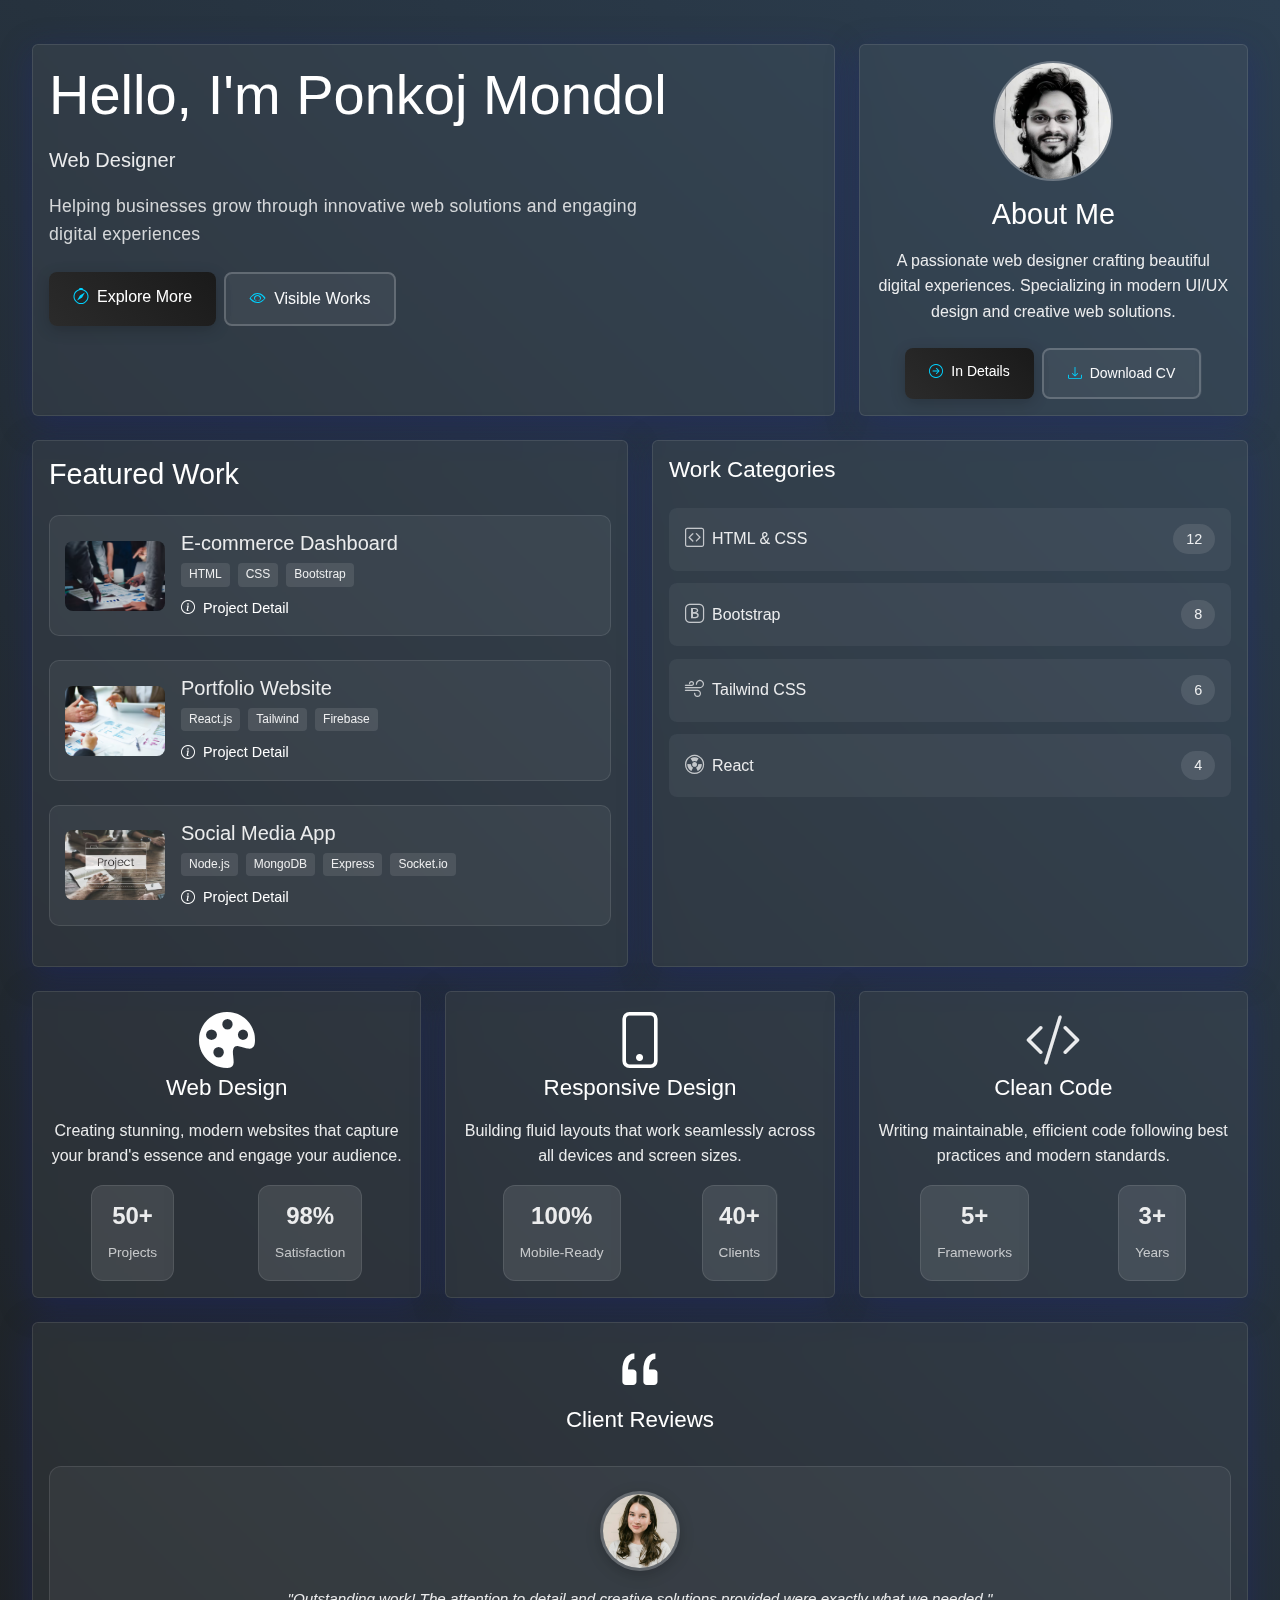
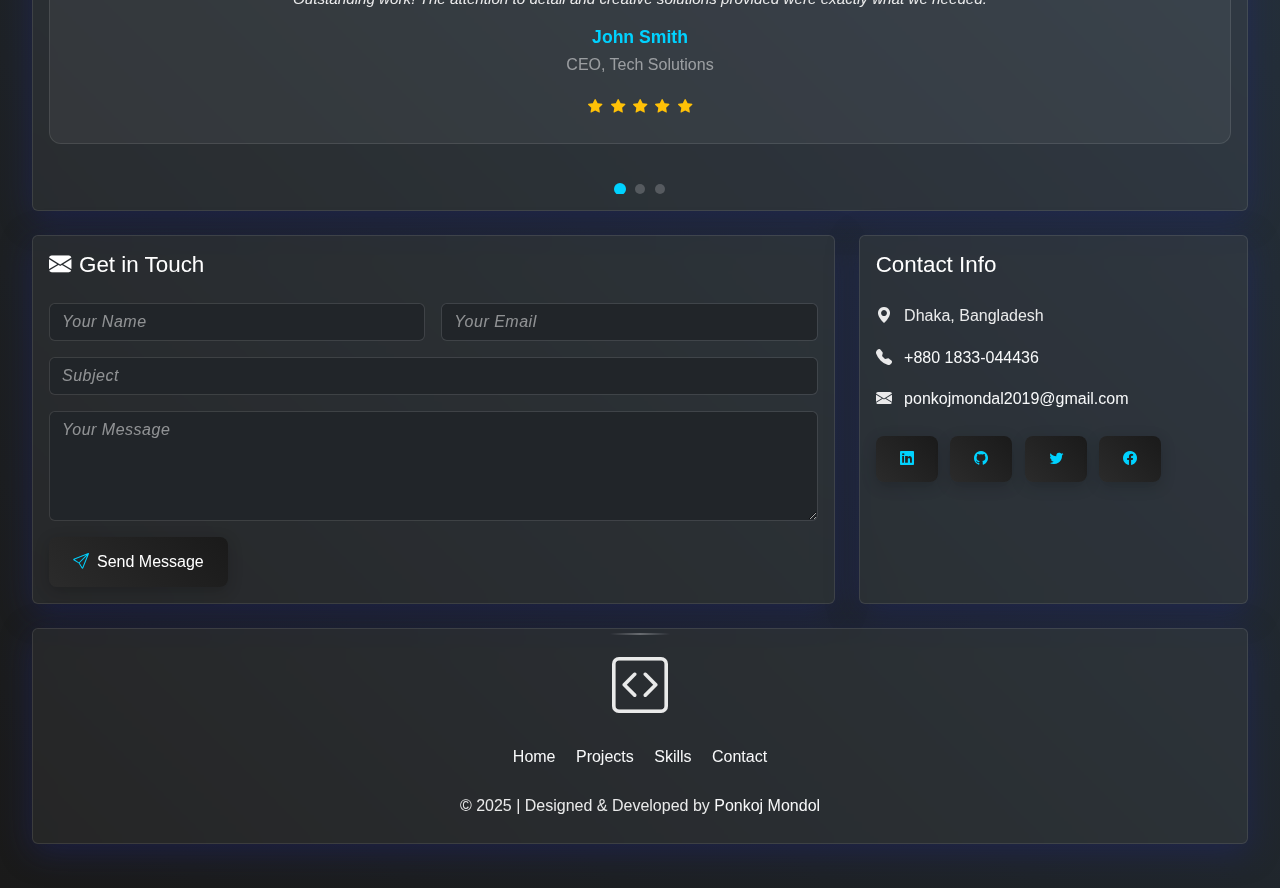
<file: index.html>
<!DOCTYPE html>
<html lang="en">
  <head>
    <meta charset="UTF-8" />
    <meta name="viewport" content="width=device-width, initial-scale=1.0" />
    <title>Welcome || Portfolio</title>
    <!-- Favicon -->
    <link rel="icon" type="image/svg+xml" href="data:image/svg+xml,%3Csvg xmlns='http://www.w3.org/2000/svg' width='16' height='16' fill='white' viewBox='0 0 16 16'%3E%3Cpath d='M14 1a1 1 0 0 1 1 1v12a1 1 0 0 1-1 1H2a1 1 0 0 1-1-1V2a1 1 0 0 1 1-1h12zM2 0a2 2 0 0 0-2 2v12a2 2 0 0 0 2 2h12a2 2 0 0 0 2-2V2a2 2 0 0 0-2-2H2z'/%3E%3Cpath d='M6.854 4.646a.5.5 0 0 1 0 .708L4.207 8l2.647 2.646a.5.5 0 0 1-.708.708l-3-3a.5.5 0 0 1 0-.708l3-3a.5.5 0 0 1 .708 0zm2.292 0a.5.5 0 0 0 0 .708L11.793 8l-2.647 2.646a.5.5 0 0 0 .708.708l3-3a.5.5 0 0 0 0-.708l-3-3a.5.5 0 0 0-.708 0z'/%3E%3C/svg%3E">
    <!-- Bootstrap CSS -->
    <link
      href="https://cdn.jsdelivr.net/npm/bootstrap@5.3.0/dist/css/bootstrap.min.css"
      rel="stylesheet"
    />
    <!-- Bootstrap Icons -->
    <link
      rel="stylesheet"
      href="https://cdn.jsdelivr.net/npm/bootstrap-icons@1.11.1/font/bootstrap-icons.css"
    />
    <!-- Custom CSS -->
    <link rel="stylesheet" href="style.css" />
  </head>
  <body class="bg-dark text-light">
    <div class="container-fluid py-4">
      <div class="row g-4">
        <!-- Header Section -->
        <div class="col-lg-8">
          <div class="card bg-dark-subtle h-100">
            <div class="card-body">
              <h1 class="display-4">Hello, I'm Ponkoj Mondol</h1>
              <p class="lead">Web Designer</p>
              <p class="business-text">
                Helping businesses grow through innovative web solutions and
                engaging digital experiences
              </p>
              <div class="mt-4 d-flex flex-wrap gap-2">
                <a href="#" class="btn btn-dark">
                  <i class="bi bi-compass me-2"></i>Explore More
                </a>
                <a href="./pages/projects.html" class="btn btn-outline-light">
                  <i class="bi bi-eye me-2"></i>Visible Works
                </a>
              </div>
            </div>
          </div>
        </div>

        <!-- Profile Card -->
        <div class="col-lg-4">
          <div class="card bg-dark-subtle h-100">
            <div class="card-body text-center">
              <div class="profile-image mx-auto mb-3">
                <!-- Profile image will go here -->
                <img
                  src="./images/Profile_img.jpg"
                  alt="Profile Image"
                  class="img-fluid rounded-circle"
                  width="150"
                  height="150"
                />
              </div>
              <h2>About Me</h2>
              <p>
                A passionate web designer crafting beautiful digital
                experiences. Specializing in modern UI/UX design and creative
                web solutions.
              </p>
              <div class="d-flex flex-wrap justify-content-center gap-2">
                <a href="./pages/about.html" class="btn btn-sm btn-dark">
                  <i class="bi bi-arrow-right-circle me-2"></i>In Details
                </a>
                <a
                  href="./images/CV.txt"
                  class="btn btn-sm btn-outline-light"
                  download
                >
                  <i class="bi bi-download me-2"></i>Download CV
                </a>
              </div>
            </div>
          </div>
        </div>

        <!-- Main Content Card -->
        <div class="col-lg-6">
          <div class="card bg-dark-subtle h-100">
            <div class="card-body">
              <h2>Featured Work</h2>
              <!-- Recent Projects -->
              <div class="recent-projects mt-4">
                <!-- Project 1 -->
                <div
                  class="project-card d-flex flex-column flex-sm-row align-items-start align-items-sm-center mb-4"
                >
                  <img
                    src="./images/project_1.png"
                    alt="Project 1"
                    class="project-thumb mb-3 mb-sm-0 me-sm-3"
                    width="100"
                    height="70"
                  />
                  <div class="project-info">
                    <h5 class="mb-2">E-commerce Dashboard</h5>
                    <div class="tech-tags mb-2">
                      <span class="tech-tag">HTML</span>
                      <span class="tech-tag">CSS</span>
                      <span class="tech-tag">Bootstrap</span>
                    </div>
                    <a href="./pages/project.html" class="project-link">
                      <i class="bi bi-info-circle me-2"></i>Project Detail
                    </a>
                  </div>
                </div>

                <!-- Project 2 -->
                <div
                  class="project-card d-flex flex-column flex-sm-row align-items-start align-items-sm-center mb-4"
                >
                  <img
                    src="./images/project_2.png"
                    alt="Project 2"
                    class="project-thumb mb-3 mb-sm-0 me-sm-3"
                    width="100"
                    height="70"
                  />
                  <div class="project-info">
                    <h5 class="mb-2">Portfolio Website</h5>
                    <div class="tech-tags mb-2">
                      <span class="tech-tag">React.js</span>
                      <span class="tech-tag">Tailwind</span>
                      <span class="tech-tag">Firebase</span>
                    </div>
                    <a href="./pages/project.html" class="project-link">
                      <i class="bi bi-info-circle me-2"></i>Project Detail
                    </a>
                  </div>
                </div>

                <!-- Project 3 -->
                <div
                  class="project-card d-flex flex-column flex-sm-row align-items-start align-items-sm-center"
                >
                  <img
                    src="./images/project_3.png"
                    alt="Project 3"
                    class="project-thumb mb-3 mb-sm-0 me-sm-3"
                    width="100"
                    height="70"
                  />
                  <div class="project-info">
                    <h5 class="mb-2">Social Media App</h5>
                    <div class="tech-tags mb-2">
                      <span class="tech-tag">Node.js</span>
                      <span class="tech-tag">MongoDB</span>
                      <span class="tech-tag">Express</span>
                      <span class="tech-tag">Socket.io</span>
                    </div>
                    <a href="./pages/project.html" class="project-link">
                      <i class="bi bi-info-circle me-2"></i>Project Detail
                    </a>
                  </div>
                </div>
              </div>
            </div>
          </div>
        </div>

        <!-- Secondary Content -->
        <!-- <div class="col-lg-3">
          <div class="card bg-dark-subtle h-100">
            <div class="card-body">
              <h3 class="mb-4">Skills & Expertise</h3>
              <div class="skills-container">
                <div class="skill-item mb-3">
                  <div class="d-flex justify-content-between mb-1">
                    <span>HTML</span>
                    <span>95%</span>
                  </div>
                  <div class="progress">
                    <div
                      class="progress-bar"
                      role="progressbar"
                      data-width="95"
                    ></div>
                  </div>
                </div>

                <div class="skill-item mb-3">
                  <div class="d-flex justify-content-between mb-1">
                    <span>CSS</span>
                    <span>85%</span>
                  </div>
                  <div class="progress">
                    <div
                      class="progress-bar"
                      role="progressbar"
                      data-width="85"
                    ></div>
                  </div>
                </div>

                <div class="skill-item mb-3">
                  <div class="d-flex justify-content-between mb-1">
                    <span>JavaScript</span>
                    <span>40%</span>
                  </div>
                  <div class="progress">
                    <div
                      class="progress-bar"
                      role="progressbar"
                      data-width="40"
                    ></div>
                  </div>
                </div>

                <div class="skill-item mb-3">
                  <div class="d-flex justify-content-between mb-1">
                    <span>Bootstrap</span>
                    <span>85%</span>
                  </div>
                  <div class="progress">
                    <div
                      class="progress-bar"
                      role="progressbar"
                      data-width="85"
                    ></div>
                  </div>
                </div>

                <div class="skill-item mb-3">
                  <div class="d-flex justify-content-between mb-1">
                    <span>Tailwind CSS</span>
                    <span>75%</span>
                  </div>
                  <div class="progress">
                    <div
                      class="progress-bar"
                      role="progressbar"
                      data-width="75"
                    ></div>
                  </div>
                </div>

                <div class="skill-item mb-3">
                  <div class="d-flex justify-content-between mb-1">
                    <span>React JS</span>
                    <span>40%</span>
                  </div>
                  <div class="progress">
                    <div
                      class="progress-bar"
                      role="progressbar"
                      data-width="40"
                    ></div>
                  </div>
                </div>
              </div>
            </div>
          </div>
        </div> -->

        <!-- Sidebar Widgets -->
        <div class="col-lg-6">
          <div class="card bg-dark-subtle h-100">
            <div class="card-body">
              <h3 class="mb-4">Work Categories</h3>
              <div class="category-list">
                <a href="#" class="category-item">
                  <div class="d-flex align-items-center gap-2">
                    <i class="bi bi-code-square"></i>
                    <span class="category-name">HTML & CSS</span>
                  </div>
                  <span class="project-count">12</span>
                </a>
                <a href="#" class="category-item">
                  <div class="d-flex align-items-center gap-2">
                    <i class="bi bi-bootstrap"></i>
                    <span class="category-name">Bootstrap</span>
                  </div>
                  <span class="project-count">8</span>
                </a>
                <a href="#" class="category-item">
                  <div class="d-flex align-items-center gap-2">
                    <i class="bi bi-wind"></i>
                    <span class="category-name">Tailwind CSS</span>
                  </div>
                  <span class="project-count">6</span>
                </a>
                <a href="#" class="category-item">
                  <div class="d-flex align-items-center gap-2">
                    <i class="bi bi-radioactive"></i>
                    <span class="category-name">React</span>
                  </div>
                  <span class="project-count">4</span>
                </a>
              </div>
            </div>
          </div>
        </div>

        <!-- Feature Cards -->
        <div class="col-lg-4">
          <div class="web_design">
            <div class="card bg-dark-subtle h-100">
              <div class="card-body text-center">
                <i class="bi bi-palette-fill display-4 mb-3"></i>
                <h3>Web Design</h3>
                <p class="mb-3">
                  Creating stunning, modern websites that capture your brand's
                  essence and engage your audience.
                </p>
                <div class="feature-stats d-flex justify-content-around">
                  <div class="stat-item">
                    <span class="h4 d-block">50+</span>
                    <small>Projects</small>
                  </div>
                  <div class="stat-item">
                    <span class="h4 d-block">98%</span>
                    <small>Satisfaction</small>
                  </div>
                </div>
              </div>
            </div>
          </div>
        </div>

        <div class="col-lg-4">
          <div class="responsive_design">
            <div class="card bg-dark-subtle h-100">
              <div class="card-body text-center">
                <i class="bi bi-phone display-4 mb-3"></i>
                <h3>Responsive Design</h3>
                <p class="mb-3">
                  Building fluid layouts that work seamlessly across all devices
                  and screen sizes.
                </p>
                <div class="feature-stats d-flex justify-content-around">
                  <div class="stat-item">
                    <span class="h4 d-block">100%</span>
                    <small>Mobile-Ready</small>
                  </div>
                  <div class="stat-item">
                    <span class="h4 d-block">40+</span>
                    <small>Clients</small>
                  </div>
                </div>
              </div>
            </div>
          </div>
        </div>

        <div class="col-lg-4">
          <div class="clean_code">
            <div class="card bg-dark-subtle h-100">
              <div class="card-body text-center">
                <i class="bi bi-code-slash display-4 mb-3"></i>
                <h3>Clean Code</h3>
                <p class="mb-3">
                  Writing maintainable, efficient code following best practices
                  and modern standards.
                </p>
                <div class="feature-stats d-flex justify-content-around">
                  <div class="stat-item">
                    <span class="h4 d-block">5+</span>
                    <small>Frameworks</small>
                  </div>
                  <div class="stat-item">
                    <span class="h4 d-block">3+</span>
                    <small>Years</small>
                  </div>
                </div>
              </div>
            </div>
          </div>
        </div>

        <!-- Certification Card -->
        <!-- <div class="col-lg-4">
          <div class="certification">
            <div class="card bg-dark-subtle h-100">
              <div class="card-body text-center">
                <i class="bi bi-mortarboard display-4 mb-3"></i>
                <h3>Certifications</h3>
                <div class="certification-list">
                  <div class="timeline">
                    <div class="timeline-item">
                      <div class="timeline-dot"></div>
                      <div class="timeline-content ms-4">
                        <h5>Web Development</h5>
                        <p class="text-white mb-2">Full Stack Development</p>
                        <small class="timeline-date">Shikhbe Shobai - 2021</small>
                      </div>
                    </div>
                    <div class="timeline-item">
                      <div class="timeline-dot"></div>
                      <div class="timeline-content ms-4">
                        <h5>UI/UX Design</h5>
                        <p class="text-white mb-2">User Interface Design</p>
                        <small class="timeline-date">Sadhinota Camp - 2024</small>
                      </div>
                    </div>
                  </div>
                </div>
              </div>
            </div>
          </div>
        </div> -->

        <!-- Testimonial Card -->
        <div class="col-lg-12">
          <div class="testimonials">
            <div class="card bg-dark-subtle h-100">
              <div class="card-body text-center">
                <i class="bi bi-quote display-4 mb-3"></i>
                <h3>Client Reviews</h3>
                <div class="testimonial-slider">
                  <div class="testimonial-items">
                    <!-- First Testimonial -->
                    <div class="testimonial-item">
                      <img
                        src="./images/client_1.png"
                        alt="John Smith"
                        class="client-image mb-3"
                      />
                      <p class="review-text mb-3">
                        "Outstanding work! The attention to detail and creative
                        solutions provided were exactly what we needed."
                      </p>
                      <div class="reviewer-info">
                        <h5 class="reviewer-name mb-1">John Smith</h5>
                        <p class="reviewer-position text-white-50">
                          CEO, Tech Solutions
                        </p>
                        <div class="rating mt-2">
                          <i class="bi bi-star-fill text-warning"></i>
                          <i class="bi bi-star-fill text-warning"></i>
                          <i class="bi bi-star-fill text-warning"></i>
                          <i class="bi bi-star-fill text-warning"></i>
                          <i class="bi bi-star-fill text-warning"></i>
                        </div>
                      </div>
                    </div>
  
                    <!-- Second Testimonial -->
                    <div class="testimonial-item">
                      <img
                        src="./images/client_2.png"
                        alt="Sarah Johnson"
                        class="client-image mb-3"
                      />
                      <p class="review-text mb-3">
                        "Incredible design skills! Our website looks modern and
                        professional. The user experience is exactly what we
                        wanted."
                      </p>
                      <div class="reviewer-info">
                        <h5 class="reviewer-name mb-1">Sarah Johnson</h5>
                        <p class="reviewer-position text-white-50">
                          Marketing Director, Creative Hub
                        </p>
                        <div class="rating mt-2">
                          <i class="bi bi-star-fill text-warning"></i>
                          <i class="bi bi-star-fill text-warning"></i>
                          <i class="bi bi-star-fill text-warning"></i>
                          <i class="bi bi-star-fill text-warning"></i>
                          <i class="bi bi-star-fill text-warning"></i>
                        </div>
                      </div>
                    </div>
  
                    <!-- Third Testimonial -->
                    <div class="testimonial-item">
                      <img
                        src="./images/client_3.png"
                        alt="Mike Brown"
                        class="client-image mb-3"
                      />
                      <p class="review-text mb-3">
                        "Fast, efficient, and highly professional. The responsive
                        design works perfectly across all devices."
                      </p>
                      <div class="reviewer-info">
                        <h5 class="reviewer-name mb-1">Mike Brown</h5>
                        <p class="reviewer-position text-white-50">
                          Founder, Digital Spark
                        </p>
                        <div class="rating mt-2">
                          <i class="bi bi-star-fill text-warning"></i>
                          <i class="bi bi-star-fill text-warning"></i>
                          <i class="bi bi-star-fill text-warning"></i>
                          <i class="bi bi-star-fill text-warning"></i>
                          <i class="bi bi-star-fill text-warning"></i>
                        </div>
                      </div>
                    </div>
                  </div>
  
                  <!-- Slider Navigation -->
                  <div class="slider-nav mt-4">
                    <button class="nav-dot active" data-slide="0"></button>
                    <button class="nav-dot" data-slide="1"></button>
                    <button class="nav-dot" data-slide="2"></button>
                  </div>
                </div>
              </div>
            </div>
          </div>
        </div>

        <!-- Contact Form -->
        <div class="col-lg-8">
          <div class="card bg-dark-subtle h-100">
            <div class="card-body">
              <h3 class="mb-4">
                <i class="bi bi-envelope-fill me-2"></i>Get in Touch
              </h3>
              <form id="contactForm">
                <div class="row g-3">
                  <div class="col-md-6">
                    <input
                      type="text"
                      class="form-control bg-dark text-light"
                      placeholder="Your Name"
                      required
                    />
                  </div>
                  <div class="col-md-6">
                    <input
                      type="email"
                      class="form-control bg-dark text-light"
                      placeholder="Your Email"
                      required
                    />
                  </div>
                  <div class="col-12">
                    <input
                      type="text"
                      class="form-control bg-dark text-light"
                      placeholder="Subject"
                    />
                  </div>
                  <div class="col-12">
                    <textarea
                      class="form-control bg-dark text-light"
                      rows="4"
                      placeholder="Your Message"
                      required
                    ></textarea>
                  </div>
                  <div class="col-12">
                    <button type="submit" class="btn btn-dark">
                      <i class="bi bi-send me-2"></i>Send Message
                    </button>
                  </div>
                </div>
              </form>
            </div>
          </div>
        </div>

        <!-- Contact Info -->
        <div class="col-lg-4">
          <div class="card bg-dark-subtle h-100">
            <div class="card-body">
              <h3 class="mb-4">Contact Info</h3>
              <div class="contact-info">
                <div class="mb-3">
                  <i class="bi bi-geo-alt-fill me-2"></i>
                  <span>Dhaka, Bangladesh</span>
                </div>
                <div class="mb-3">
                  <i class="bi bi-telephone-fill me-2"></i>
                  <a
                    href="https://wa.me/8801833044436"
                    target="_blank"
                    class="text-light text-decoration-none hover-effect"
                  >
                    <span>+880 1833-044436</span>
                  </a>
                </div>
                <div class="mb-3">
                  <i class="bi bi-envelope-fill me-2"></i>
                  <a
                    href="mailto:ponkojmondal2019@gmail.com"
                    class="text-light text-decoration-none hover-effect"
                  >
                    <span>ponkojmondal2019@gmail.com</span>
                  </a>
                </div>

                <!-- Social links -->
                <div class="social-links mt-4">
                  <a href="#" class="btn btn-dark btn-sm me-2 mb-2"
                    ><i class="bi bi-linkedin"></i
                  ></a>
                  <a href="#" class="btn btn-dark btn-sm me-2 mb-2"
                    ><i class="bi bi-github"></i
                  ></a>
                  <a href="#" class="btn btn-dark btn-sm me-2 mb-2"
                    ><i class="bi bi-twitter"></i
                  ></a>
                  <a href="#" class="btn btn-dark btn-sm mb-2"
                    ><i class="bi bi-facebook"></i
                  ></a>
                </div>
              </div>
            </div>
          </div>
        </div>

        <!-- Footer -->
        <div class="col-12">
          <div class="card bg-dark-subtle">
            <div class="card-body text-center py-4">
              <div class="footer-content">
                <div class="footer-logo mb-4">
                  <i class="bi bi-code-square display-4"></i>
                </div>
                <div class="footer-links mb-4">
                  <a
                    href="#"
                    class="text-light text-decoration-none mx-2 hover-effect"
                    >Home</a
                  >
                  <a
                    href="./pages/projects.html"
                    class="text-light text-decoration-none mx-2 hover-effect"
                    >Projects</a
                  >
                  <a
                    href="./pages/about.html"
                    class="text-light text-decoration-none mx-2 hover-effect"
                    >Skills</a
                  >
                  <a
                    href="./pages/contact.html"
                    class="text-light text-decoration-none mx-2 hover-effect"
                    >Contact</a
                  >
                </div>

                <div class="footer-copyright">
                  <p class="mb-0">
                    © 2025 | Designed & Developed by
                    <a
                      href="#"
                      class="text-light text-decoration-none hover-effect"
                      >Ponkoj Mondol</a
                    >
                  </p>
                </div>
              </div>
            </div>
          </div>
        </div>

      <!-- Back to top button -->
      <button id="backToTop" class="btn btn-dark back-to-top">
        <i class="bi bi-arrow-up"></i>
      </button>

    <!-- Bootstrap JS -->
    <script src="https://cdn.jsdelivr.net/npm/bootstrap@5.3.0/dist/js/bootstrap.bundle.min.js"></script>
    <!-- custom js  -->
    <script src="script.js"></script>
  </body>
</html>
</file>
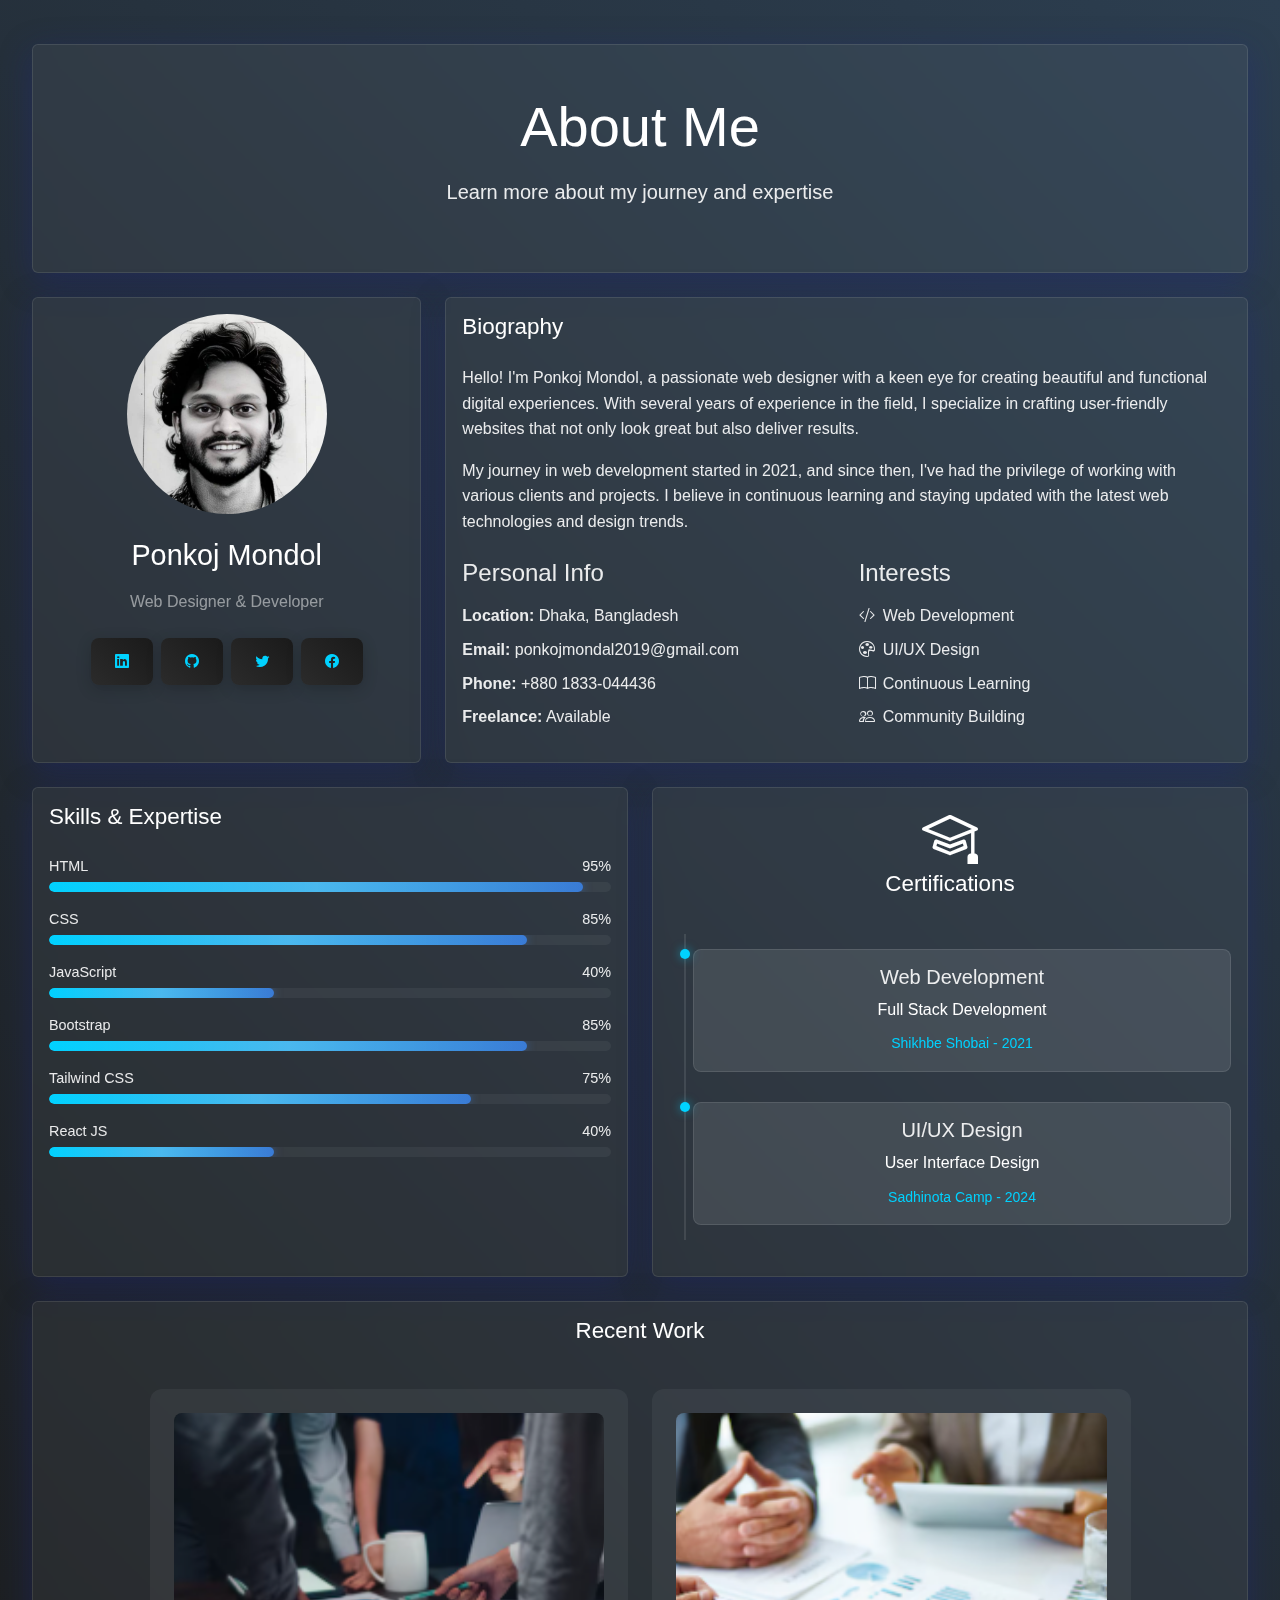
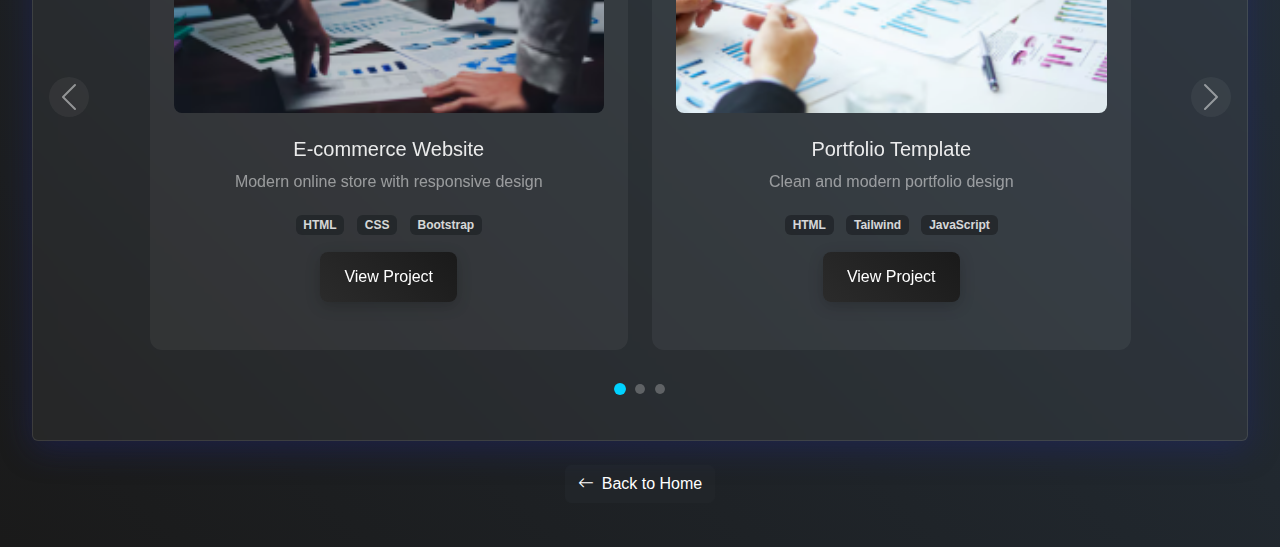
<file: pages/about.html>
<!DOCTYPE html>
<html lang="en">
  <head>
    <meta charset="UTF-8" />
    <meta name="viewport" content="width=device-width, initial-scale=1.0" />
    <title>About || Portfolio</title>
    <!-- Favicon -->
    <link
      rel="icon"
      type="image/svg+xml"
      href="../data:image/svg+xml,%3Csvg xmlns='http://www.w3.org/2000/svg' width='16' height='16' fill='white' viewBox='0 0 16 16'%3E%3Cpath d='M14 1a1 1 0 0 1 1 1v12a1 1 0 0 1-1 1H2a1 1 0 0 1-1-1V2a1 1 0 0 1 1-1h12zM2 0a2 2 0 0 0-2 2v12a2 2 0 0 0 2 2h12a2 2 0 0 0 2-2V2a2 2 0 0 0-2-2H2z'/%3E%3Cpath d='M6.854 4.646a.5.5 0 0 1 0 .708L4.207 8l2.647 2.646a.5.5 0 0 1-.708.708l-3-3a.5.5 0 0 1 0-.708l3-3a.5.5 0 0 1 .708 0zm2.292 0a.5.5 0 0 0 0 .708L11.793 8l-2.647 2.646a.5.5 0 0 0 .708.708l3-3a.5.5 0 0 0 0-.708l-3-3a.5.5 0 0 0-.708 0z'/%3E%3C/svg%3E"
    />
    <!-- Bootstrap CSS -->
    <link
      href="https://cdn.jsdelivr.net/npm/bootstrap@5.3.0/dist/css/bootstrap.min.css"
      rel="stylesheet"
    />
    <!-- Bootstrap Icons -->
    <link
      rel="stylesheet"
      href="https://cdn.jsdelivr.net/npm/bootstrap-icons@1.11.1/font/bootstrap-icons.css"
    />
    <!-- Custom CSS -->
    <link rel="stylesheet" href="../style.css" />
  </head>
  <body class="bg-dark text-light">
    <div class="container-fluid py-4">
      <div class="row g-4">
        <!-- About Header -->
        <div class="col-12">
          <div class="card bg-dark-subtle">
            <div class="card-body text-center py-5">
              <h1 class="display-4">About Me</h1>
              <p class="lead">Learn more about my journey and expertise</p>
            </div>
          </div>
        </div>

        <!-- Profile Section -->
        <div class="col-lg-4">
          <div class="card bg-dark-subtle h-100">
            <div class="card-body text-center">
              <img
                src="../images/Profile_img.jpg"
                alt="Profile"
                class="rounded-circle mb-4"
                width="200"
              />
              <h2>Ponkoj Mondol</h2>
              <p class="text-white-50">Web Designer & Developer</p>
              <div
                class="social-links d-flex justify-content-center flex-wrap gap-2 mt-4"
              >
                <a href="#" class="btn btn-dark btn-sm"
                  ><i class="bi bi-linkedin"></i
                ></a>
                <a href="#" class="btn btn-dark btn-sm"
                  ><i class="bi bi-github"></i
                ></a>
                <a href="#" class="btn btn-dark btn-sm"
                  ><i class="bi bi-twitter"></i
                ></a>
                <a href="#" class="btn btn-dark btn-sm"
                  ><i class="bi bi-facebook"></i
                ></a>
              </div>
            </div>
          </div>
        </div>

        <!-- Bio Section -->
        <div class="col-lg-8">
          <div class="card bg-dark-subtle h-100">
            <div class="card-body">
              <h3 class="mb-4">Biography</h3>
              <p>
                Hello! I'm Ponkoj Mondol, a passionate web designer with a keen
                eye for creating beautiful and functional digital experiences.
                With several years of experience in the field, I specialize in
                crafting user-friendly websites that not only look great but
                also deliver results.
              </p>
              <p>
                My journey in web development started in 2021, and since then,
                I've had the privilege of working with various clients and
                projects. I believe in continuous learning and staying updated
                with the latest web technologies and design trends.
              </p>
              <div class="row mt-4">
                <div class="col-md-6">
                  <h4 class="mb-3">Personal Info</h4>
                  <ul class="list-unstyled">
                    <li class="mb-2">
                      <strong>Location:</strong> Dhaka, Bangladesh
                    </li>
                    <li class="mb-2">
                      <strong>Email:</strong> ponkojmondal2019@gmail.com
                    </li>
                    <li class="mb-2">
                      <strong>Phone:</strong> +880 1833-044436
                    </li>
                    <li class="mb-2"><strong>Freelance:</strong> Available</li>
                  </ul>
                </div>
                <div class="col-md-6">
                  <h4 class="mb-3">Interests</h4>
                  <ul class="list-unstyled">
                    <li class="mb-2">
                      <i class="bi bi-code-slash me-2"></i>Web Development
                    </li>
                    <li class="mb-2">
                      <i class="bi bi-palette me-2"></i>UI/UX Design
                    </li>
                    <li class="mb-2">
                      <i class="bi bi-book me-2"></i>Continuous Learning
                    </li>
                    <li class="mb-2">
                      <i class="bi bi-people me-2"></i>Community Building
                    </li>
                  </ul>
                </div>
              </div>
            </div>
          </div>
        </div>

        <!-- Skills Section -->
        <div class="col-lg-6">
          <div class="card bg-dark-subtle h-100">
            <div class="card-body">
              <h3 class="mb-4">Skills & Expertise</h3>
              <div class="skills-container">
                <div class="skill-item mb-3">
                  <div class="d-flex justify-content-between mb-1">
                    <span>HTML</span>
                    <span>95%</span>
                  </div>
                  <div class="progress">
                    <div
                      class="progress-bar"
                      role="progressbar"
                      data-width="95"
                    ></div>
                  </div>
                </div>

                <div class="skill-item mb-3">
                  <div class="d-flex justify-content-between mb-1">
                    <span>CSS</span>
                    <span>85%</span>
                  </div>
                  <div class="progress">
                    <div
                      class="progress-bar"
                      role="progressbar"
                      data-width="85"
                    ></div>
                  </div>
                </div>

                <div class="skill-item mb-3">
                  <div class="d-flex justify-content-between mb-1">
                    <span>JavaScript</span>
                    <span>40%</span>
                  </div>
                  <div class="progress">
                    <div
                      class="progress-bar"
                      role="progressbar"
                      data-width="40"
                    ></div>
                  </div>
                </div>

                <div class="skill-item mb-3">
                  <div class="d-flex justify-content-between mb-1">
                    <span>Bootstrap</span>
                    <span>85%</span>
                  </div>
                  <div class="progress">
                    <div
                      class="progress-bar"
                      role="progressbar"
                      data-width="85"
                    ></div>
                  </div>
                </div>

                <div class="skill-item mb-3">
                  <div class="d-flex justify-content-between mb-1">
                    <span>Tailwind CSS</span>
                    <span>75%</span>
                  </div>
                  <div class="progress">
                    <div
                      class="progress-bar"
                      role="progressbar"
                      data-width="75"
                    ></div>
                  </div>
                </div>

                <div class="skill-item mb-3">
                  <div class="d-flex justify-content-between mb-1">
                    <span>React JS</span>
                    <span>40%</span>
                  </div>
                  <div class="progress">
                    <div
                      class="progress-bar"
                      role="progressbar"
                      data-width="40"
                    ></div>
                  </div>
                </div>
              </div>
            </div>
          </div>
        </div>

        <!-- Certification Card -->
        <div class="col-lg-6">
          <div class="certification">
            <div class="card bg-dark-subtle h-100">
              <div class="card-body text-center">
                <i class="bi bi-mortarboard display-4 mb-3"></i>
                <h3>Certifications</h3>
                <div class="certification-list">
                  <div class="timeline">
                    <div class="timeline-item">
                      <div class="timeline-dot"></div>
                      <div class="timeline-content ms-4">
                        <h5>Web Development</h5>
                        <p class="text-white mb-2">Full Stack Development</p>
                        <small class="timeline-date"
                          >Shikhbe Shobai - 2021</small
                        >
                      </div>
                    </div>
                    <div class="timeline-item">
                      <div class="timeline-dot"></div>
                      <div class="timeline-content ms-4">
                        <h5>UI/UX Design</h5>
                        <p class="text-white mb-2">User Interface Design</p>
                        <small class="timeline-date"
                          >Sadhinota Camp - 2024</small
                        >
                      </div>
                    </div>
                  </div>
                </div>
              </div>
            </div>
          </div>
        </div>

        <!-- Recent Work Section -->
        <div class="col-12">
          <div class="card bg-dark-subtle">
            <div class="card-body">
              <h3 class="mb-4 text-center">Recent Work</h3>
              <div
                id="recentWorkCarousel"
                class="carousel slide"
                data-bs-ride="carousel"
                data-bs-interval="3000"
                data-bs-wrap="true"
              >
                <div class="carousel-inner">
                  <!-- Project 1 -->
                  <div class="carousel-item active">
                    <div class="row justify-content-center">
                      <div class="col-md-5">
                        <div class="project-card text-center">
                          <div class="project-image-wrapper">
                            <img
                              src="../images/project_1.png"
                              alt="Project 1"
                              class="project-image"
                            />
                          </div>
                          <h5>E-commerce Website</h5>
                          <p class="text-white-50">
                            Modern online store with responsive design
                          </p>
                          <div class="tech-stack mb-3">
                            <span class="badge bg-dark me-2">HTML</span>
                            <span class="badge bg-dark me-2">CSS</span>
                            <span class="badge bg-dark">Bootstrap</span>
                          </div>
                          <a href="#" class="btn btn-dark">View Project</a>
                        </div>
                      </div>
                      <div class="col-md-5">
                        <div class="project-card text-center">
                          <div class="project-image-wrapper">
                            <img
                              src="../images/project_2.png"
                              alt="Project 2"
                              class="project-image"
                            />
                          </div>
                          <h5>Portfolio Template</h5>
                          <p class="text-white-50">
                            Clean and modern portfolio design
                          </p>
                          <div class="tech-stack mb-3">
                            <span class="badge bg-dark me-2">HTML</span>
                            <span class="badge bg-dark me-2">Tailwind</span>
                            <span class="badge bg-dark">JavaScript</span>
                          </div>
                          <a href="#" class="btn btn-dark">View Project</a>
                        </div>
                      </div>
                    </div>
                  </div>

                  <!-- Project 2 -->
                  <div class="carousel-item">
                    <div class="row justify-content-center">
                      <div class="col-md-5">
                        <div class="project-card text-center">
                          <div class="project-image-wrapper">
                            <img
                              src="../images/project_3.png"
                              alt="Project 3"
                              class="project-image"
                            />
                          </div>
                          <h5>Blog Platform</h5>
                          <p class="text-white-50">
                            Personal blog with content management
                          </p>
                          <div class="tech-stack mb-3">
                            <span class="badge bg-dark me-2">React</span>
                            <span class="badge bg-dark me-2">Bootstrap</span>
                            <span class="badge bg-dark">Node.js</span>
                          </div>
                          <a href="#" class="btn btn-dark">View Project</a>
                        </div>
                      </div>
                      <div class="col-md-5">
                        <div class="project-card text-center">
                          <div class="project-image-wrapper">
                            <img
                              src="../images/project_4.jpg"
                              alt="Project 4"
                              class="project-image"
                            />
                          </div>
                          <h5>Restaurant Website</h5>
                          <p class="text-white-50">
                            Modern restaurant website with online ordering
                          </p>
                          <div class="tech-stack mb-3">
                            <span class="badge bg-dark me-2">React</span>
                            <span class="badge bg-dark me-2">Tailwind</span>
                            <span class="badge bg-dark">Firebase</span>
                          </div>
                          <a href="#" class="btn btn-dark">View Project</a>
                        </div>
                      </div>
                    </div>
                  </div>

                  <!-- Project 3 -->
                  <div class="carousel-item">
                    <div class="row justify-content-center">
                      <div class="col-md-5">
                        <div class="project-card text-center">
                          <div class="project-image-wrapper">
                            <img
                              src="../images/project_5.png"
                              alt="Project 5"
                              class="project-image"
                            />
                          </div>
                          <h5>Task Management App</h5>
                          <p class="text-white-50">
                            Efficient task management solution
                          </p>
                          <div class="tech-stack mb-3">
                            <span class="badge bg-dark me-2">React</span>
                            <span class="badge bg-dark me-2">Redux</span>
                            <span class="badge bg-dark">MongoDB</span>
                          </div>
                          <a href="#" class="btn btn-dark">View Project</a>
                        </div>
                      </div>
                      <div class="col-md-5">
                        <div class="project-card text-center">
                          <div class="project-image-wrapper">
                            <img
                              src="../images/project_1.png"
                              alt="Project 5"
                              class="project-image"
                            />
                          </div>
                          <h5>Task Management App</h5>
                          <p class="text-white-50">
                            Efficient task management solution
                          </p>
                          <div class="tech-stack mb-3">
                            <span class="badge bg-dark me-2">React</span>
                            <span class="badge bg-dark me-2">Redux</span>
                            <span class="badge bg-dark">MongoDB</span>
                          </div>
                          <a href="#" class="btn btn-dark">View Project</a>
                        </div>
                      </div>
                    </div>
                  </div>
                </div>

                <!-- Carousel Controls -->
                <button
                  class="carousel-control-prev"
                  type="button"
                  data-bs-target="#recentWorkCarousel"
                  data-bs-slide="prev"
                >
                  <span
                    class="carousel-control-prev-icon"
                    aria-hidden="true"
                  ></span>
                  <span class="visually-hidden">Previous</span>
                </button>
                <button
                  class="carousel-control-next"
                  type="button"
                  data-bs-target="#recentWorkCarousel"
                  data-bs-slide="next"
                >
                  <span
                    class="carousel-control-next-icon"
                    aria-hidden="true"
                  ></span>
                  <span class="visually-hidden">Next</span>
                </button>

                <!-- Carousel Indicators -->
                <div class="carousel-indicators position-relative mt-4">
                  <button
                    type="button"
                    data-bs-target="#recentWorkCarousel"
                    data-bs-slide-to="0"
                    class="active"
                    aria-current="true"
                  ></button>
                  <button
                    type="button"
                    data-bs-target="#recentWorkCarousel"
                    data-bs-slide-to="1"
                  ></button>
                  <button
                    type="button"
                    data-bs-target="#recentWorkCarousel"
                    data-bs-slide-to="2"
                  ></button>
                </div>
              </div>
            </div>
          </div>
        </div>

        <!-- Back Button -->
        <div class="col-12">
          <div class="text-center">
            <a href="../index.html" class="btn btn-dark">
              <i class="bi bi-arrow-left me-2"></i>Back to Home
            </a>
          </div>
        </div>
      </div>
    </div>

    <!-- Bootstrap JS -->
    <script src="https://cdn.jsdelivr.net/npm/bootstrap@5.3.0/dist/js/bootstrap.bundle.min.js"></script>
    <!-- Custom JS -->
    <script src="../script.js"></script>
  </body>
</html>
</file>
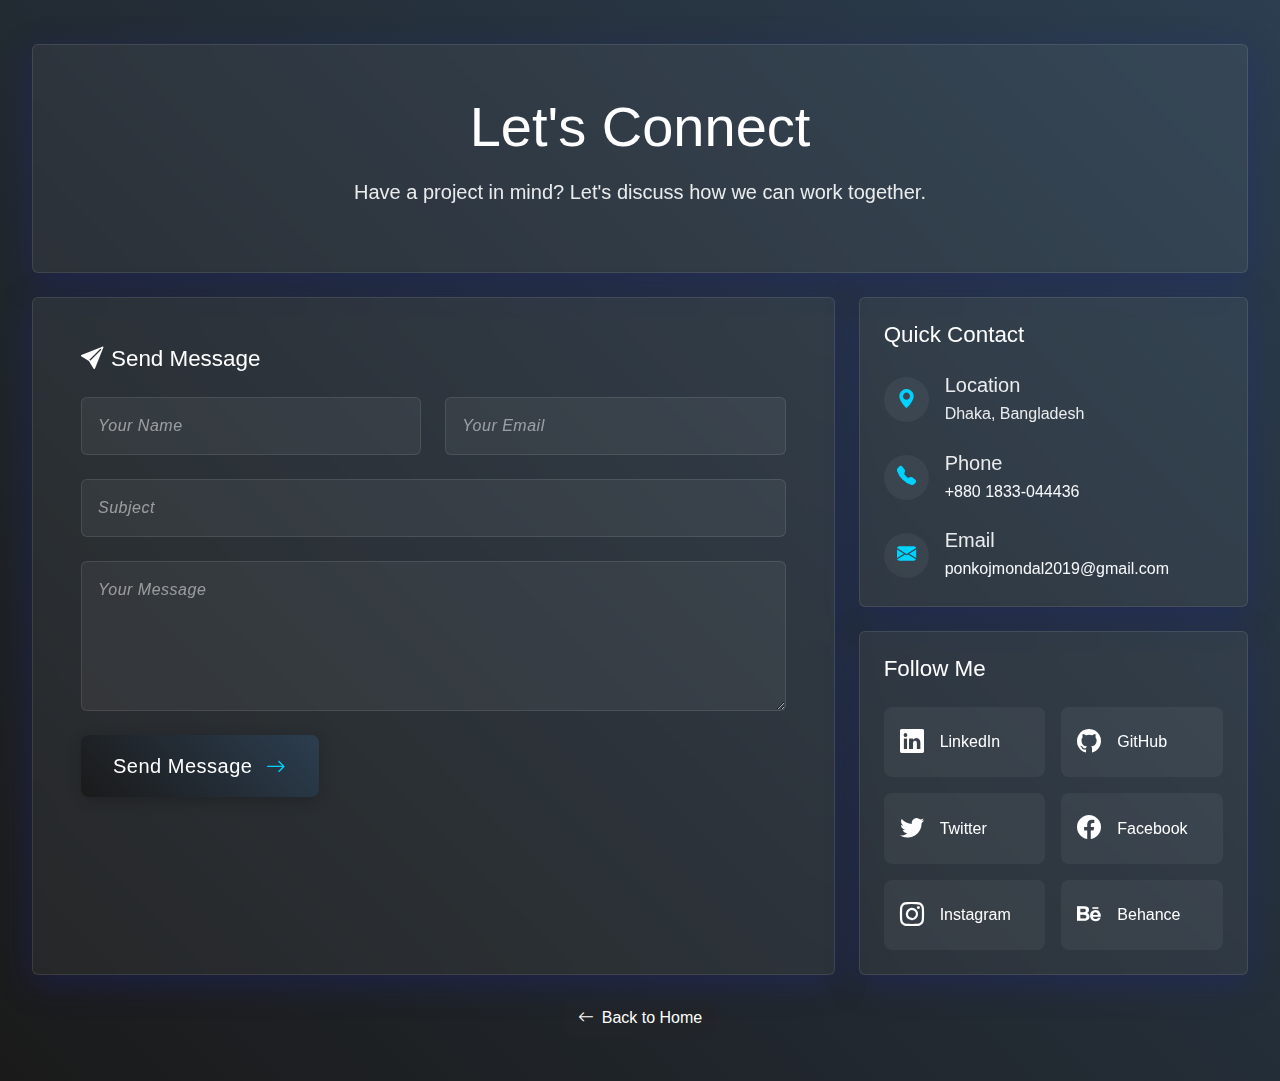
<file: pages/contact.html>
<!DOCTYPE html>
<html lang="en">
  <head>
    <meta charset="UTF-8" />
    <meta name="viewport" content="width=device-width, initial-scale=1.0" />
    <title>Contact || Portfolio</title>
    <!-- Favicon -->
    <link
      rel="icon"
      type="image/svg+xml"
      href="../data:image/svg+xml,%3Csvg xmlns='http://www.w3.org/2000/svg' width='16' height='16' fill='white' viewBox='0 0 16 16'%3E%3Cpath d='M14 1a1 1 0 0 1 1 1v12a1 1 0 0 1-1 1H2a1 1 0 0 1-1-1V2a1 1 0 0 1 1-1h12zM2 0a2 2 0 0 0-2 2v12a2 2 0 0 0 2 2h12a2 2 0 0 0 2-2V2a2 2 0 0 0-2-2H2z'/%3E%3Cpath d='M6.854 4.646a.5.5 0 0 1 0 .708L4.207 8l2.647 2.646a.5.5 0 0 1-.708.708l-3-3a.5.5 0 0 1 0-.708l3-3a.5.5 0 0 1 .708 0zm2.292 0a.5.5 0 0 0 0 .708L11.793 8l-2.647 2.646a.5.5 0 0 0 .708.708l3-3a.5.5 0 0 0 0-.708l-3-3a.5.5 0 0 0-.708 0z'/%3E%3C/svg%3E"
    />
    <!-- Bootstrap CSS -->
    <link
      href="https://cdn.jsdelivr.net/npm/bootstrap@5.3.0/dist/css/bootstrap.min.css"
      rel="stylesheet"
    />
    <!-- Bootstrap Icons -->
    <link
      rel="stylesheet"
      href="https://cdn.jsdelivr.net/npm/bootstrap-icons@1.11.1/font/bootstrap-icons.css"
    />
    <!-- Custom CSS -->
    <link rel="stylesheet" href="../style.css" />
  </head>
  <body class="bg-dark text-light">
    <div class="container-fluid py-4">
      <div class="row g-4">
        <!-- Contact Header -->
        <div class="col-12">
          <div class="card bg-dark-subtle">
            <div class="card-body text-center py-5">
              <h1 class="display-4">Let's Connect</h1>
              <p class="lead">
                Have a project in mind? Let's discuss how we can work together.
              </p>
            </div>
          </div>
        </div>

        <!-- Contact Form Section -->
        <div class="col-lg-8">
          <div class="card bg-dark-subtle h-100">
            <div class="card-body p-4 p-md-5">
              <h3 class="mb-4">
                <i class="bi bi-send-fill me-2"></i>Send Message
              </h3>
              <!-- Replace the form section with this -->
              <form id="contactForm" class="contact-form">
                <div class="row g-4">
                  <div class="col-md-6">
                    <input
                      type="text"
                      class="form-control"
                      placeholder="Your Name"
                      required
                    />
                  </div>
                  <div class="col-md-6">
                    <input
                      type="email"
                      class="form-control"
                      placeholder="Your Email"
                      required
                    />
                  </div>
                  <div class="col-12">
                    <input
                      type="text"
                      class="form-control"
                      placeholder="Subject"
                    />
                  </div>
                  <div class="col-12">
                    <textarea
                      class="form-control"
                      placeholder="Your Message"
                      required
                    ></textarea>
                  </div>
                  <div class="col-12">
                    <button type="submit" class="btn btn-dark btn-lg">
                      Send Message <i class="bi bi-arrow-right ms-2"></i>
                    </button>
                  </div>
                </div>
              </form>
            </div>
          </div>
        </div>

        <!-- Contact Info Section -->
        <div class="col-lg-4">
          <!-- Quick Contact -->
          <div class="card bg-dark-subtle mb-4">
            <div class="card-body p-4">
              <h3 class="mb-4">Quick Contact</h3>
              <div class="contact-info">
                <div class="d-flex align-items-center mb-4">
                  <div class="contact-icon me-3">
                    <i class="bi bi-geo-alt-fill"></i>
                  </div>
                  <div>
                    <h5 class="mb-1">Location</h5>
                    <p class="mb-0">Dhaka, Bangladesh</p>
                  </div>
                </div>
                <div class="d-flex align-items-center mb-4">
                  <div class="contact-icon me-3">
                    <i class="bi bi-telephone-fill"></i>
                  </div>
                  <div>
                    <h5 class="mb-1">Phone</h5>
                    <a
                      href="https://wa.me/8801833044436"
                      class="text-light text-decoration-none"
                      >+880 1833-044436</a
                    >
                  </div>
                </div>
                <div class="d-flex align-items-center">
                  <div class="contact-icon me-3">
                    <i class="bi bi-envelope-fill"></i>
                  </div>
                  <div>
                    <h5 class="mb-1">Email</h5>
                    <a
                      href="mailto:ponkojmondal2019@gmail.com"
                      class="text-light text-decoration-none"
                      >ponkojmondal2019@gmail.com</a
                    >
                  </div>
                </div>
              </div>
            </div>
          </div>

          <!-- Social Links -->
          <div class="card bg-dark-subtle">
            <div class="card-body p-4">
              <h3 class="mb-4">Follow Me</h3>
              <div class="social-grid">
                <a href="#" class="social-item">
                  <i class="bi bi-linkedin"></i>
                  <span>LinkedIn</span>
                </a>
                <a href="#" class="social-item">
                  <i class="bi bi-github"></i>
                  <span>GitHub</span>
                </a>
                <a href="#" class="social-item">
                  <i class="bi bi-twitter"></i>
                  <span>Twitter</span>
                </a>
                <a href="#" class="social-item">
                  <i class="bi bi-facebook"></i>
                  <span>Facebook</span>
                </a>
                <a href="#" class="social-item">
                  <i class="bi bi-instagram"></i>
                  <span>Instagram</span>
                </a>
                <a href="#" class="social-item">
                  <i class="bi bi-behance"></i>
                  <span>Behance</span>
                </a>
              </div>
            </div>
          </div>
        </div>

        <!-- Back Button -->
        <div class="col-12">
          <div class="text-center">
            <a href="../index.html" class="btn btn-dark">
              <i class="bi bi-arrow-left me-2"></i>Back to Home
            </a>
          </div>
        </div>
      </div>
    </div>

    <!-- Bootstrap JS -->
    <script src="https://cdn.jsdelivr.net/npm/bootstrap@5.3.0/dist/js/bootstrap.bundle.min.js"></script>
    <!-- Custom JS -->
    <script src="../script.js"></script>
  </body>
</html>
</file>
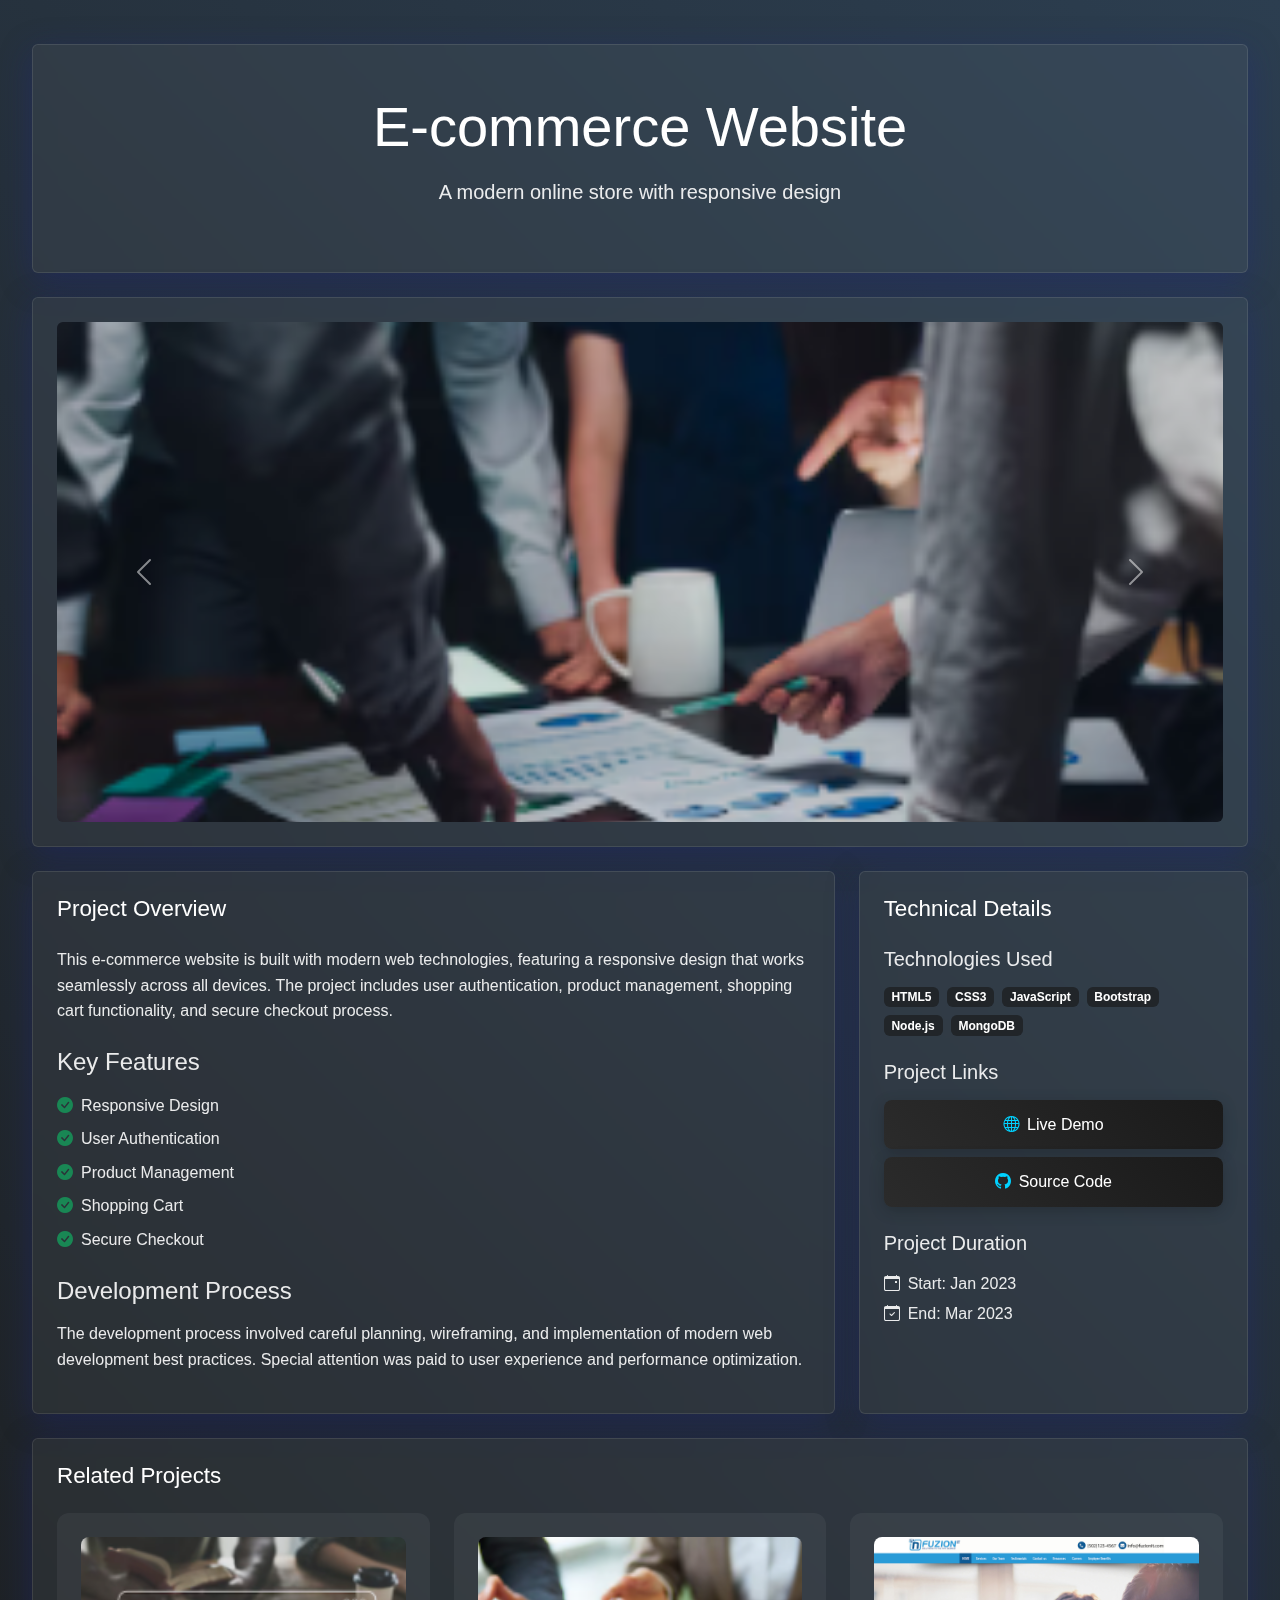
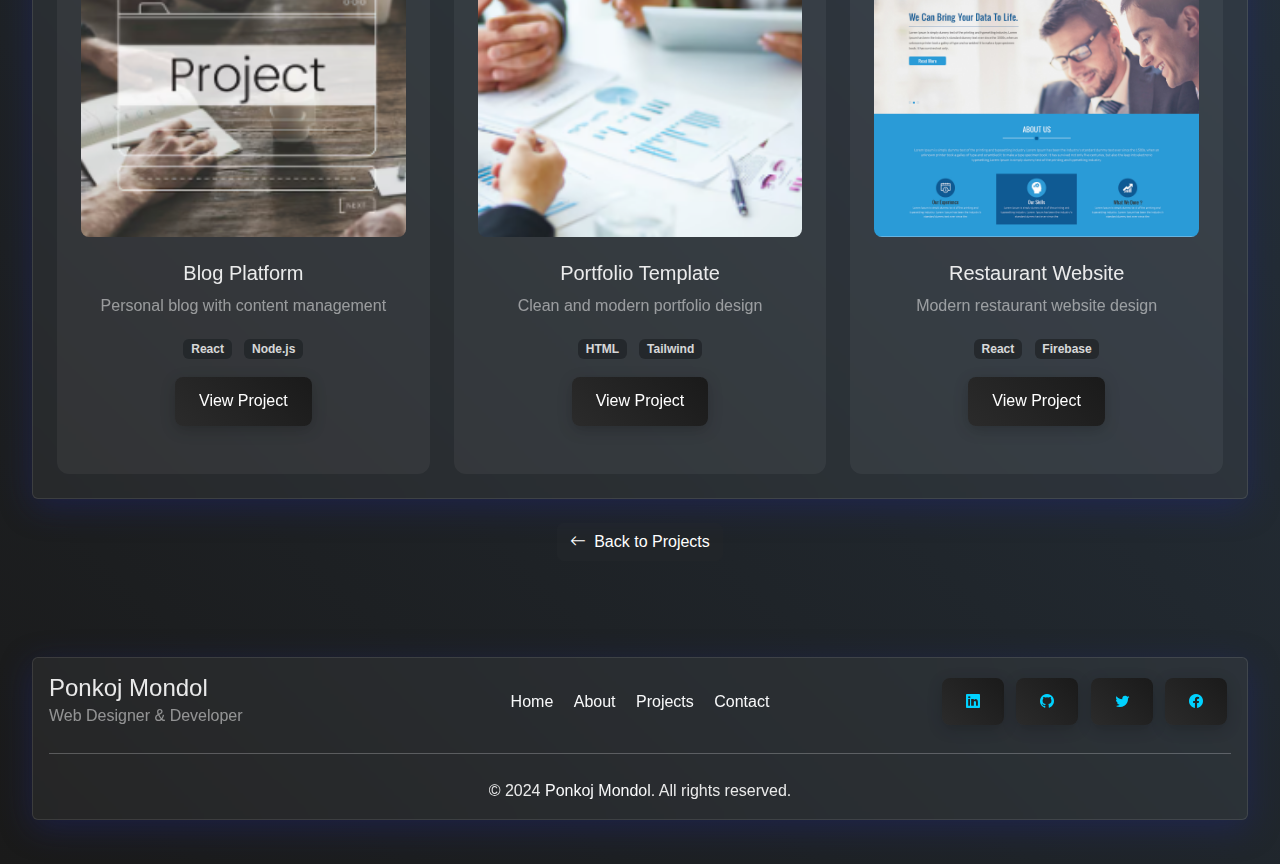
<file: pages/project.html>
<!DOCTYPE html>
<html lang="en">
  <head>
    <meta charset="UTF-8" />
    <meta name="viewport" content="width=device-width, initial-scale=1.0" />
    <title>Project Details || Portfolio</title>
    <!-- Favicon -->
    <link
      rel="icon"
      type="image/svg+xml"
      href="../data:image/svg+xml,%3Csvg xmlns='http://www.w3.org/2000/svg' width='16' height='16' fill='white' viewBox='0 0 16 16'%3E%3Cpath d='M14 1a1 1 0 0 1 1 1v12a1 1 0 0 1-1 1H2a1 1 0 0 1-1-1V2a1 1 0 0 1 1-1h12zM2 0a2 2 0 0 0-2 2v12a2 2 0 0 0 2 2h12a2 2 0 0 0 2-2V2a2 2 0 0 0-2-2H2z'/%3E%3Cpath d='M6.854 4.646a.5.5 0 0 1 0 .708L4.207 8l2.647 2.646a.5.5 0 0 1-.708.708l-3-3a.5.5 0 0 1 0-.708l3-3a.5.5 0 0 1 .708 0zm2.292 0a.5.5 0 0 0 0 .708L11.793 8l-2.647 2.646a.5.5 0 0 0 .708.708l3-3a.5.5 0 0 0 0-.708l-3-3a.5.5 0 0 0-.708 0z'/%3E%3C/svg%3E"
    />
    <!-- Bootstrap CSS -->
    <link
      href="https://cdn.jsdelivr.net/npm/bootstrap@5.3.0/dist/css/bootstrap.min.css"
      rel="stylesheet"
    />
    <!-- Bootstrap Icons -->
    <link
      rel="stylesheet"
      href="https://cdn.jsdelivr.net/npm/bootstrap-icons@1.11.1/font/bootstrap-icons.css"
    />
    <!-- Custom CSS -->
    <link rel="stylesheet" href="../style.css" />
  </head>
  <body class="bg-dark text-light">
    <div class="container-fluid py-4">
      <div class="row g-4">
        <!-- Project Header -->
        <div class="col-12">
          <div class="card bg-dark-subtle">
            <div class="card-body text-center py-5">
              <h1 class="display-4">E-commerce Website</h1>
              <p class="lead">A modern online store with responsive design</p>
            </div>
          </div>
        </div>

        <!-- Project Images -->
        <div class="col-12">
          <div class="card bg-dark-subtle">
            <div class="card-body p-4">
              <div
                id="projectCarousel"
                class="carousel slide"
                data-bs-ride="carousel"
              >
                <div class="carousel-inner">
                  <div class="carousel-item active">
                    <img
                      src="../images/project_1.png"
                      class="d-block w-100 rounded"
                      alt="Project Screenshot 1"
                    />
                  </div>
                  <div class="carousel-item">
                    <img
                      src="../images/project_2.png"
                      class="d-block w-100 rounded"
                      alt="Project Screenshot 2"
                    />
                  </div>
                </div>
                <button
                  class="carousel-control-prev"
                  type="button"
                  data-bs-target="#projectCarousel"
                  data-bs-slide="prev"
                >
                  <span
                    class="carousel-control-prev-icon"
                    aria-hidden="true"
                  ></span>
                  <span class="visually-hidden">Previous</span>
                </button>
                <button
                  class="carousel-control-next"
                  type="button"
                  data-bs-target="#projectCarousel"
                  data-bs-slide="next"
                >
                  <span
                    class="carousel-control-next-icon"
                    aria-hidden="true"
                  ></span>
                  <span class="visually-hidden">Next</span>
                </button>
              </div>
            </div>
          </div>
        </div>

        <!-- Project Details -->
        <div class="col-lg-8">
          <div class="card bg-dark-subtle">
            <div class="card-body p-4">
              <h3 class="mb-4">Project Overview</h3>
              <p>
                This e-commerce website is built with modern web technologies,
                featuring a responsive design that works seamlessly across all
                devices. The project includes user authentication, product
                management, shopping cart functionality, and secure checkout
                process.
              </p>

              <h4 class="mt-4 mb-3">Key Features</h4>
              <ul class="list-unstyled">
                <li class="mb-2">
                  <i class="bi bi-check-circle-fill text-success me-2"></i
                  >Responsive Design
                </li>
                <li class="mb-2">
                  <i class="bi bi-check-circle-fill text-success me-2"></i>User
                  Authentication
                </li>
                <li class="mb-2">
                  <i class="bi bi-check-circle-fill text-success me-2"></i
                  >Product Management
                </li>
                <li class="mb-2">
                  <i class="bi bi-check-circle-fill text-success me-2"></i
                  >Shopping Cart
                </li>
                <li class="mb-2">
                  <i class="bi bi-check-circle-fill text-success me-2"></i
                  >Secure Checkout
                </li>
              </ul>

              <h4 class="mt-4 mb-3">Development Process</h4>
              <p>
                The development process involved careful planning, wireframing,
                and implementation of modern web development best practices.
                Special attention was paid to user experience and performance
                optimization.
              </p>
            </div>
          </div>
        </div>

        <!-- Technical Details -->
        <div class="col-lg-4">
          <div class="card bg-dark-subtle h-100">
            <div class="card-body p-4">
              <h3 class="mb-4">Technical Details</h3>

              <div class="mb-4">
                <h5 class="mb-3">Technologies Used</h5>
                <div class="d-flex flex-wrap gap-2">
                  <span class="badge bg-dark">HTML5</span>
                  <span class="badge bg-dark">CSS3</span>
                  <span class="badge bg-dark">JavaScript</span>
                  <span class="badge bg-dark">Bootstrap</span>
                  <span class="badge bg-dark">Node.js</span>
                  <span class="badge bg-dark">MongoDB</span>
                </div>
              </div>

              <div class="mb-4">
                <h5 class="mb-3">Project Links</h5>
                <div class="d-flex flex-column gap-2">
                  <a href="#" class="btn btn-dark">
                    <i class="bi bi-globe me-2"></i>Live Demo
                  </a>
                  <a href="#" class="btn btn-dark">
                    <i class="bi bi-github me-2"></i>Source Code
                  </a>
                </div>
              </div>

              <div>
                <h5 class="mb-3">Project Duration</h5>
                <p class="mb-1">
                  <i class="bi bi-calendar-event me-2"></i>Start: Jan 2023
                </p>
                <p><i class="bi bi-calendar-check me-2"></i>End: Mar 2023</p>
              </div>
            </div>
          </div>
        </div>

        <!-- Related Projects -->
        <div class="col-12">
          <div class="card bg-dark-subtle">
            <div class="card-body p-4">
              <h3 class="mb-4">Related Projects</h3>
              <div class="row g-4">
                <!-- Related Project 1 -->
                <div class="col-md-4">
                  <div class="project-card text-center">
                    <div class="project-image-wrapper">
                      <img src="../images/project_3.png" class="project-image" alt="Related Project 1">
                    </div>
                    <h5>Blog Platform</h5>
                    <p class="text-white-50">Personal blog with content management</p>
                    <div class="tech-stack mb-3">
                      <span class="badge bg-dark me-2">React</span>
                      <span class="badge bg-dark">Node.js</span>
                    </div>
                    <a href="project.html" class="btn btn-dark">View Project</a>
                  </div>
                </div>

                <!-- Related Project 2 -->
                <div class="col-md-4">
                  <div class="project-card text-center">
                    <div class="project-image-wrapper">
                      <img src="../images/project_2.png" class="project-image" alt="Related Project 2">
                    </div>
                    <h5>Portfolio Template</h5>
                    <p class="text-white-50">Clean and modern portfolio design</p>
                    <div class="tech-stack mb-3">
                      <span class="badge bg-dark me-2">HTML</span>
                      <span class="badge bg-dark">Tailwind</span>
                    </div>
                    <a href="project.html" class="btn btn-dark">View Project</a>
                  </div>
                </div>

                <!-- Related Project 3 -->
                <div class="col-md-4">
                  <div class="project-card text-center">
                    <div class="project-image-wrapper">
                      <img src="../images/project_4.jpg" class="project-image" alt="Related Project 3">
                    </div>
                    <h5>Restaurant Website</h5>
                    <p class="text-white-50">Modern restaurant website design</p>
                    <div class="tech-stack mb-3">
                      <span class="badge bg-dark me-2">React</span>
                      <span class="badge bg-dark">Firebase</span>
                    </div>
                    <a href="project.html" class="btn btn-dark">View Project</a>
                  </div>
                </div>
              </div>
            </div>
          </div>
        </div>

        

        <!-- Back Button -->
        <div class="col-12">
          <div class="text-center">
            <a href="projects.html" class="btn btn-dark">
              <i class="bi bi-arrow-left me-2"></i>Back to Projects
            </a>
          </div>
        </div>
      </div>
    </div>

    <!-- Footer -->
    <footer class="py-4 mt-5">
      <div class="container-fluid">
        <div class="card bg-dark-subtle">
          <div class="card-body">
            <div class="row align-items-center">
              <div class="col-md-4 text-center text-md-start mb-3 mb-md-0">
                <h4 class="mb-0">Ponkoj Mondol</h4>
                <p class="text-white-50 mb-0">Web Designer & Developer</p>
              </div>
              <div class="col-md-4 text-center mb-3 mb-md-0">
                <div class="footer-links">
                  <a href="../index.html" class="text-light text-decoration-none mx-2">Home</a>
                  <a href="about.html" class="text-light text-decoration-none mx-2">About</a>
                  <a href="projects.html" class="text-light text-decoration-none mx-2">Projects</a>
                  <a href="contact.html" class="text-light text-decoration-none mx-2">Contact</a>
                </div>
              </div>
              <div class="col-md-4 text-center text-md-end">
                <div class="footer-social">
                  <a href="#" class="btn btn-dark btn-sm mx-1"><i class="bi bi-linkedin"></i></a>
                  <a href="#" class="btn btn-dark btn-sm mx-1"><i class="bi bi-github"></i></a>
                  <a href="#" class="btn btn-dark btn-sm mx-1"><i class="bi bi-twitter"></i></a>
                  <a href="#" class="btn btn-dark btn-sm mx-1"><i class="bi bi-facebook"></i></a>
                </div>
              </div>
            </div>
            <hr class="my-4 border-light">
            <div class="text-center footer-copyright">
              <p class="mb-0">© 2024 <a href="#" class="text-light text-decoration-none">Ponkoj Mondol</a>. All rights reserved.</p>
            </div>
          </div>
        </div>
      </div>
    </footer>

    <!-- Bootstrap JS -->
    <script src="https://cdn.jsdelivr.net/npm/bootstrap@5.3.0/dist/js/bootstrap.bundle.min.js"></script>
    <!-- Custom JS -->
    <script src="../script.js"></script>
  </body>
</html>
</file>
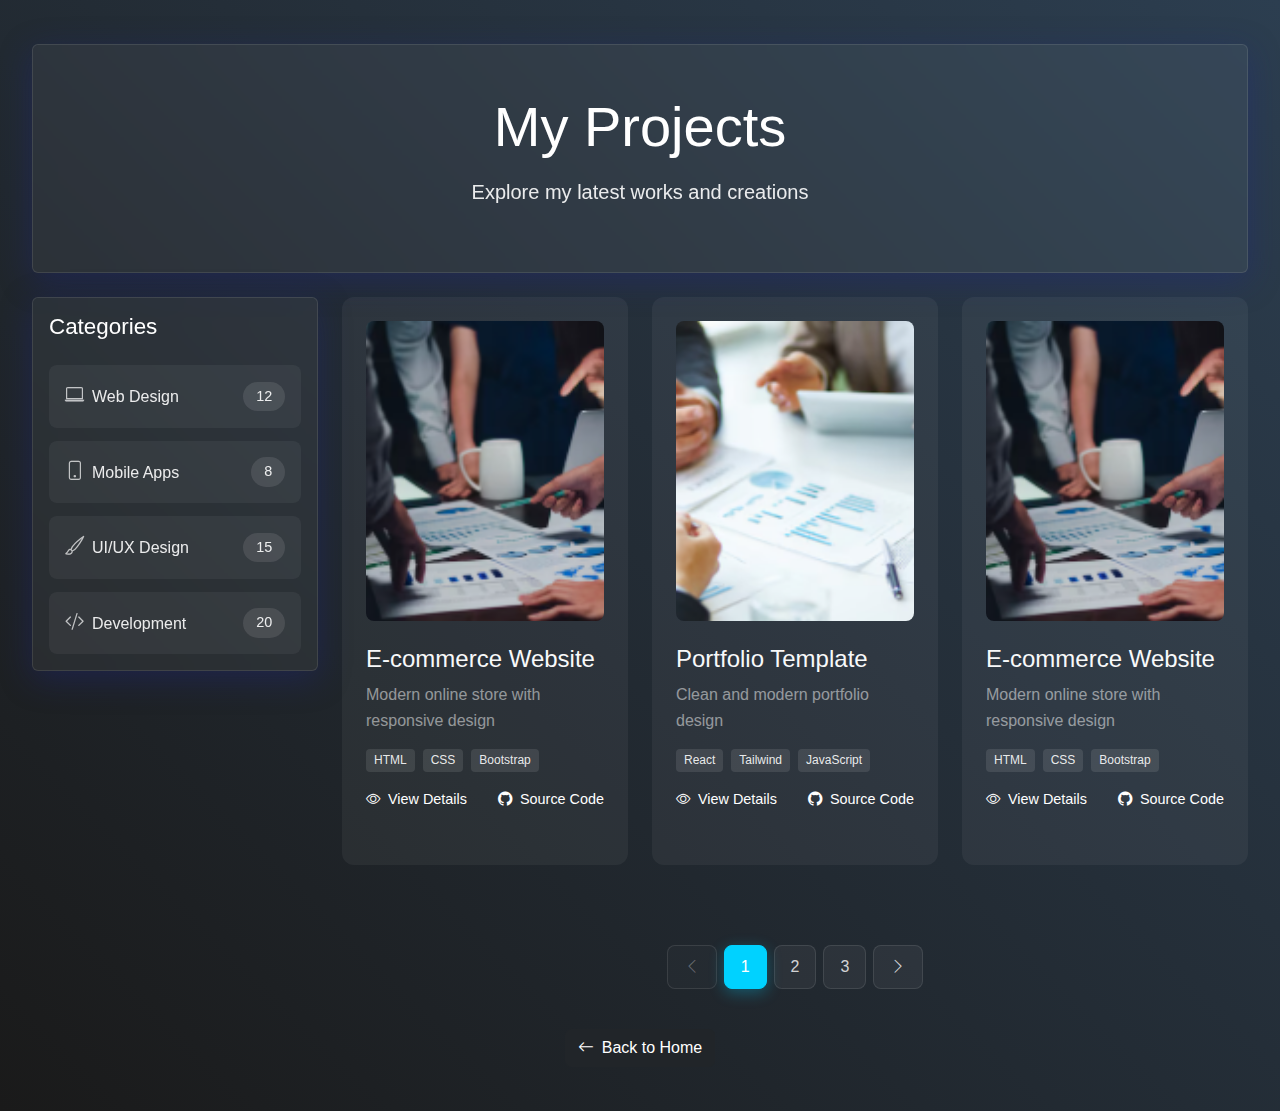
<file: pages/projects.html>
<!DOCTYPE html>
<html lang="en">
  <head>
    <meta charset="UTF-8" />
    <meta name="viewport" content="width=device-width, initial-scale=1.0" />
    <title>Projects || Portfolio</title>
    <!-- Favicon -->
    <link
      rel="icon"
      type="image/svg+xml"
      href="../data:image/svg+xml,%3Csvg xmlns='http://www.w3.org/2000/svg' width='16' height='16' fill='white' viewBox='0 0 16 16'%3E%3Cpath d='M14 1a1 1 0 0 1 1 1v12a1 1 0 0 1-1 1H2a1 1 0 0 1-1-1V2a1 1 0 0 1 1-1h12zM2 0a2 2 0 0 0-2 2v12a2 2 0 0 0 2 2h12a2 2 0 0 0 2-2V2a2 2 0 0 0-2-2H2z'/%3E%3Cpath d='M6.854 4.646a.5.5 0 0 1 0 .708L4.207 8l2.647 2.646a.5.5 0 0 1-.708.708l-3-3a.5.5 0 0 1 0-.708l3-3a.5.5 0 0 1 .708 0zm2.292 0a.5.5 0 0 0 0 .708L11.793 8l-2.647 2.646a.5.5 0 0 0 .708.708l3-3a.5.5 0 0 0 0-.708l-3-3a.5.5 0 0 0-.708 0z'/%3E%3C/svg%3E"
    />
    <!-- Bootstrap CSS -->
    <link
      href="https://cdn.jsdelivr.net/npm/bootstrap@5.3.0/dist/css/bootstrap.min.css"
      rel="stylesheet"
    />
    <!-- Bootstrap Icons -->
    <link
      rel="stylesheet"
      href="https://cdn.jsdelivr.net/npm/bootstrap-icons@1.11.1/font/bootstrap-icons.css"
    />
    <!-- Custom CSS -->
    <link rel="stylesheet" href="../style.css" />
  </head>
  <body class="bg-dark text-light">
    <div class="container-fluid py-4">
      <div class="row g-4">
        <!-- Projects Header -->
        <div class="col-12">
          <div class="card bg-dark-subtle">
            <div class="card-body text-center py-5">
              <h1 class="display-4">My Projects</h1>
              <p class="lead">Explore my latest works and creations</p>
            </div>
          </div>
        </div>

        <!-- Project Categories -->
        <div class="col-lg-3">
          <div class="card bg-dark-subtle">
            <div class="card-body">
              <h3 class="mb-4">Categories</h3>
              <div class="category-list">
                <a href="#" class="category-item">
                  <span><i class="bi bi-laptop me-2"></i>Web Design</span>
                  <span class="project-count">12</span>
                </a>
                <a href="#" class="category-item">
                  <span><i class="bi bi-phone me-2"></i>Mobile Apps</span>
                  <span class="project-count">8</span>
                </a>
                <a href="#" class="category-item">
                  <span><i class="bi bi-brush me-2"></i>UI/UX Design</span>
                  <span class="project-count">15</span>
                </a>
                <a href="#" class="category-item">
                  <span><i class="bi bi-code-slash me-2"></i>Development</span>
                  <span class="project-count">20</span>
                </a>
              </div>
            </div>
          </div>
        </div>

        <!-- Project Grid -->
        <div class="col-lg-9">
          <div class="row g-4">
            <!-- Project Card 1 -->
            <div class="col-lg-4 col-md-6">
              <div class="project-card">
                <div class="project-image-wrapper">
                  <img
                    src="../images/project_1.png"
                    alt="Project 1"
                    class="project-image"
                  />
                </div>
                <h4>E-commerce Website</h4>
                <p class="text-white-50">
                  Modern online store with responsive design
                </p>
                <div class="tech-tags mb-3">
                  <span class="tech-tag">HTML</span>
                  <span class="tech-tag">CSS</span>
                  <span class="tech-tag">Bootstrap</span>
                </div>
                <div class="d-flex justify-content-between align-items-center">
                  <a href="#" class="project-link">
                    <i class="bi bi-eye me-2"></i>View Details
                  </a>
                  <a href="#" class="project-link">
                    <i class="bi bi-github me-2"></i>Source Code
                  </a>
                </div>
              </div>
            </div>

            <!-- Project Card 2 -->
            <div class="col-lg-4 col-md-6">
              <div class="project-card">
                <div class="project-image-wrapper">
                  <img
                    src="../images/project_2.png"
                    alt="Project 2"
                    class="project-image"
                  />
                </div>
                <h4>Portfolio Template</h4>
                <p class="text-white-50">Clean and modern portfolio design</p>
                <div class="tech-tags mb-3">
                  <span class="tech-tag">React</span>
                  <span class="tech-tag">Tailwind</span>
                  <span class="tech-tag">JavaScript</span>
                </div>
                <div class="d-flex justify-content-between align-items-center">
                  <a href="#" class="project-link">
                    <i class="bi bi-eye me-2"></i>View Details
                  </a>
                  <a href="#" class="project-link">
                    <i class="bi bi-github me-2"></i>Source Code
                  </a>
                </div>
              </div>
            </div>

            <!-- Project Card 3 -->
            <div class="col-lg-4 col-md-6">
              <div class="project-card">
                <div class="project-image-wrapper">
                  <img
                    src="../images/project_1.png"
                    alt="Project 1"
                    class="project-image"
                  />
                </div>
                <h4>E-commerce Website</h4>
                <p class="text-white-50">
                  Modern online store with responsive design
                </p>
                <div class="tech-tags mb-3">
                  <span class="tech-tag">HTML</span>
                  <span class="tech-tag">CSS</span>
                  <span class="tech-tag">Bootstrap</span>
                </div>
                <div class="d-flex justify-content-between align-items-center">
                  <a href="#" class="project-link">
                    <i class="bi bi-eye me-2"></i>View Details
                  </a>
                  <a href="#" class="project-link">
                    <i class="bi bi-github me-2"></i>Source Code
                  </a>
                </div>
              </div>
            </div>
            <!-- Add more project cards as needed -->
          </div>

          <!-- Pagination -->
          <div class="d-flex justify-content-center mt-5">
            <nav aria-label="Project navigation">
              <ul class="pagination custom-pagination">
                <li class="page-item disabled">
                  <a class="page-link" href="#" aria-label="Previous">
                    <i class="bi bi-chevron-left"></i>
                  </a>
                </li>
                <li class="page-item active">
                  <a class="page-link" href="#">1</a>
                </li>
                <li class="page-item"><a class="page-link" href="#">2</a></li>
                <li class="page-item"><a class="page-link" href="#">3</a></li>
                <li class="page-item">
                  <a class="page-link" href="#" aria-label="Next">
                    <i class="bi bi-chevron-right"></i>
                  </a>
                </li>
              </ul>
            </nav>
          </div>
        </div>

        <!-- Back Button -->
        <div class="col-12">
          <div class="text-center">
            <a href="../index.html" class="btn btn-dark">
              <i class="bi bi-arrow-left me-2"></i>Back to Home
            </a>
          </div>
        </div>
      </div>
    </div>

    <!-- Bootstrap JS -->
    <script src="https://cdn.jsdelivr.net/npm/bootstrap@5.3.0/dist/js/bootstrap.bundle.min.js"></script>
    <!-- Custom JS -->
    <script src="../script.js"></script>
  </body>
</html>
</file>
<file: style.css>
/* Root variables */
:root {
  --primary: #00d2ff;
  --primary-dark: #3a7bd5;
  --tertiary: #1a1a1a;
  --tertiary-dark: #2c3e50;
  --white: #ffffff;

  /* --bg_primary: linear-gradient(90deg, #00d2ff 0%, #3a7bd5 100%); */
}

/* Reset and Base Styles */
* {
  margin: 0;
  padding: 0;
  box-sizing: border-box;
}

body {
  background: linear-gradient(45deg, #1a1a1a, #2c3e50);
  min-height: 100vh;
  color: #ffffff;
  font-family: "Inter", sans-serif;
  line-height: 1.6;
  padding: 20px;
}

/* Bento Grid Container */
.bento-container {
  display: grid;
  grid-template-columns: repeat(12, 1fr);
  gap: 1.5rem;
  max-width: 1440px;
  margin: 0 auto;
  padding: 2rem;
}

/* Glassmorphism Card Styles */
.card {
  background: rgba(255, 255, 255, 0.05) !important;
  backdrop-filter: blur(10px);
  border: 1px solid rgba(255, 255, 255, 0.1) !important;
  box-shadow: 0 8px 32px 0 rgba(31, 38, 135, 0.37);
  transition: all 0.3s ease;
}

.card:hover {
  transform: translateY(-5px);
  background: rgba(255, 255, 255, 0.1) !important;
  box-shadow: 0 8px 32px 0 rgba(31, 38, 135, 0.5);
}

/* Enhance text visibility */
.card-body {
  color: rgba(255, 255, 255, 0.9);
}

/* Header Card */
.header-card {
  grid-column: span 8;
  grid-row: span 2;
}

.header-card h1 {
  font-size: 2.5rem;
  margin-bottom: 1rem;
}

.subtitle {
  font-size: 1.2rem;
  color: #a0a0a0;
}

.business-text {
  color: rgba(255, 255, 255, 0.8);
  font-size: 1.1rem;
  max-width: 600px;
  margin-top: 0.5rem;
  font-weight: 300;
  letter-spacing: 0.3px;
}

/* Profile Card */
.profile-card {
  grid-column: span 4;
  grid-row: span 2;
  display: flex;
  flex-direction: column;
  align-items: center;
}

.profile-image {
  width: 120px;
  height: 120px;
  border-radius: 50%;
  margin-bottom: 1rem;
  background: rgba(255, 255, 255, 0.1);
  border: 2px solid rgba(255, 255, 255, 0.2);
}

.profile-image + h2 + p + div {
  margin-top: 1.5rem;
}

@media (max-width: 576px) {
  .profile-image + h2 + p + div .btn {
    padding: 0.5rem 1rem;
    width: 100%;
    margin-top: 0.5rem;
    text-align: left;
  }
}

/* Main Content */
.main-content {
  grid-column: span 6;
  grid-row: span 3;
}

/* Secondary Content */
.secondary-content {
  grid-column: span 3;
  grid-row: span 2;
}

/* Sidebar */
.sidebar {
  grid-column: span 3;
  grid-row: span 2;
}

/* Feature Cards */
.feature-card {
  grid-column: span 4;
  grid-row: span 2;
}

/* Typography */
h1,
h2,
h3 {
  color: #ffffff;
  margin-bottom: 1rem;
}

h2 {
  font-size: 1.8rem;
}

h3 {
  font-size: 1.4rem;
}

/* Responsive Design */
@media (max-width: 1200px) {
  .bento-container {
    grid-template-columns: repeat(8, 1fr);
  }

  .header-card {
    grid-column: span 6;
  }

  .profile-card {
    grid-column: span 2;
  }
}

@media (max-width: 768px) {
  .bento-container {
    grid-template-columns: repeat(4, 1fr);
  }

  .header-card,
  .profile-card,
  .main-content,
  .secondary-content,
  .sidebar,
  .feature-card {
    grid-column: span 4;
  }
}

@media (max-width: 480px) {
  .bento-container {
    grid-template-columns: 1fr;
  }

  .card {
    grid-column: span 1;
  }
}

/* Button Styles */
.card-body .btn i {
  color: var(--primary);
  transition: color 0.3s ease;
}

.card-body .btn:hover i {
  color: var(--white);
}

.card-body .btn {
  padding: 0.8rem 1.5rem;
  font-weight: 500;
  border-radius: 8px;
  transition: all 0.4s cubic-bezier(0.175, 0.885, 0.32, 1.275);
  position: relative;
  overflow: hidden;
}

.card-body .btn-dark {
  background: linear-gradient(45deg, #2b2b2b, #1a1a1a);
  border: none;
  box-shadow: 0 4px 15px rgba(0, 0, 0, 0.2);
}

.card-body .btn-dark:hover {
  transform: translateY(-3px) scale(1.02);
  box-shadow: 0 8px 25px rgba(0, 0, 0, 0.4);
  background: linear-gradient(45deg, #1a1a1a, #2b2b2b);
}

.card-body .btn-dark:active {
  transform: translateY(1px);
}

.card-body .btn-outline-light {
  border: 2px solid rgba(255, 255, 255, 0.2);
  backdrop-filter: blur(5px);
}

/* Button hover styles */
.btn-outline-light:hover {
  color: #ffffff !important;
}

.btn-outline-light:hover i {
  color: #ffffff !important;
}

.card-body .btn-outline-light:hover {
  background: rgba(255, 255, 255, 0.15);
  border-color: rgba(255, 255, 255, 0.4);
  transform: translateY(-3px) scale(1.02);
  box-shadow: 0 5px 15px rgba(255, 255, 255, 0.1);
}

.card-body .btn-outline-light:active {
  transform: translateY(1px);
}

/* Project Details btn */
.project-link {
  color: var(--white);
  text-decoration: none;
  font-size: 0.9rem;
  position: relative;
  padding-bottom: 6px;
}

.project-link::after {
  content: "";
  position: absolute;
  width: 0;
  height: 1px;
  bottom: 2px;
  left: 0;
  background-color: var(--primary);
  transition: width 0.3s ease-in-out;
}

.project-link:hover {
  color: var(--primary);
}

.project-link:hover i {
  color: var(--primary);
}

.project-link:hover::after {
  width: 100%;
}

/* single project */
.project-thumb {
  border-radius: 8px;
  object-fit: cover;
  transition: transform 0.3s ease;
}

.recent-projects > div {
  padding: 15px;
  border-radius: 10px;
  border: 1px solid rgba(255, 255, 255, 0.1);
  transition: all 0.3s ease;
}

.recent-projects > div:hover {
  background: rgba(255, 255, 255, 0.05);
  transform: translateY(-3px);
  box-shadow: 0 4px 15px rgba(0, 0, 0, 0.1);
}

.project-thumb:hover {
  transform: scale(1.05);
}

/* Project Tags */
.tech-tags {
  display: flex;
  gap: 8px;
  flex-wrap: wrap;
}

.tech-tag {
  font-size: 0.75rem;
  padding: 2px 8px;
  border-radius: 4px;
  background: rgba(255, 255, 255, 0.1);
  color: rgba(255, 255, 255, 0.9);
  transition: all 0.3s ease;
}

.tech-tag:hover {
  background: rgba(255, 255, 255, 0.2);
}

/* Skills */

.progress {
  height: 10px;
  background: rgba(255, 255, 255, 0.05);
  border-radius: 20px;
  overflow: hidden;
  position: relative;
}

.progress-bar {
  width: 0;
  height: 100%;
  background: linear-gradient(
    90deg,
    #00d2ff 0%,
    #3a7bd5 100%
  ); /* Restored original gradient */
  border-radius: 20px;
  transition: width 1.2s cubic-bezier(0.34, 1.56, 0.64, 1);
  position: relative;
  box-shadow: 0 0 10px rgba(58, 123, 213, 0.5); /* Adjusted shadow color to match */
}

.progress-bar::before {
  content: "";
  position: absolute;
  top: 0;
  left: 0;
  right: 0;
  bottom: 0;
  background: linear-gradient(
    90deg,
    rgba(255, 255, 255, 0) 0%,
    rgba(255, 255, 255, 0.2) 50%,
    rgba(255, 255, 255, 0) 100%
  );
  animation: shimmer 1.5s infinite;
}

@keyframes shimmer {
  0% {
    transform: translateX(-100%);
  }
  100% {
    transform: translateX(100%);
  }
}

.skill-item span {
  font-size: 0.9rem;
  font-weight: 500;
  color: rgba(255, 255, 255, 0.9);
}

/* Sidebar for Work category */
.category-list {
  display: flex;
  flex-direction: column;
  gap: 0.8rem;
}

.category-item {
  display: flex;
  justify-content: space-between;
  align-items: center;
  padding: 1rem;
  border-radius: 8px;
  background: rgba(255, 255, 255, 0.05);
  text-decoration: none;
  color: rgba(255, 255, 255, 0.9);
  transition: all 0.3s ease;
}

.category-item:hover {
  background: rgba(255, 255, 255, 0.1);
  transform: translateX(5px);
  color: white;
}

.project-count {
  background: rgba(255, 255, 255, 0.1);
  padding: 0.2rem 0.8rem;
  border-radius: 20px;
  font-size: 0.9rem;
}

.category-item:hover .project-count {
  background: rgba(255, 255, 255, 0.2);
}

.category-item i {
  font-size: 1.2rem;
  color: rgba(255, 255, 255, 0.7);
  transition: all 0.3s ease;
}

.category-item:hover i {
  color: var(--primary);
  transform: scale(1.1);
}

/* Project Card Responsive Styles */
@media (max-width: 768px) {
  .carousel-item .row > div {
    margin-bottom: 1.5rem;
  }

  .carousel-item .row > div:last-child {
    margin-bottom: 0rem;
  }

  .project-image-wrapper {
    height: 220px;
  }

  .project-card {
    padding: 1.2rem;
  }
}
.project-row {
  display: flex;
  flex-wrap: wrap;
}

.project-card {
  height: 100%;
  margin-bottom: 0;
  background: rgba(255, 255, 255, 0.05);
  border-radius: 12px;
  padding: 1.5rem;
  transition: all 0.3s ease;
}

.project-image-wrapper {
  width: 100%;
  height: 250px;
  overflow: hidden;
  border-radius: 8px;
  margin-bottom: 1.5rem;
}

.project-image {
  width: 100%;
  height: 100%;
  object-fit: cover;
  transition: transform 0.3s ease;
}

.project-card:hover {
  transform: translateY(-5px);
  background: rgba(255, 255, 255, 0.08);
}

.project-card:hover .project-image {
  transform: scale(1.05);
}

@media (max-width: 576px) {
  .project-thumb {
    width: 100%;
    height: 160px;
    object-fit: cover;
  }

  .tech-tags {
    margin: 0.8rem 0;
  }

  .project-info {
    width: 100%;
  }

  .project-card {
    margin-bottom: 1.5rem;
    padding: 1.2rem;
  }
}

/* Feature Card Stats */
.stat-item {
  background: rgba(255, 255, 255, 0.05);
  backdrop-filter: blur(8px);
  border: 1px solid rgba(255, 255, 255, 0.1);
  border-radius: 12px;
  padding: 1rem;
  transition: all 0.3s ease;
}

.stat-item:hover {
  background: rgba(255, 255, 255, 0.1);
  transform: translateY(-3px);
  box-shadow: 0 4px 15px rgba(255, 255, 255, 0.1);
}

.stat-item .h4 {
  color: rgba(255, 255, 255, 0.9);
  font-weight: 600;
}

.stat-item small {
  color: rgba(255, 255, 255, 0.7);
  font-size: 0.85rem;
}

/* Feature Cards icon styles */
.web_design .card .bi,
.responsive_design .card .bi,
.clean_code .card.bi,
.certification .card .bi,
.testimonials .card .bi-quote {
  color: var(--white);
  transition: all 0.3s ease;
}

.web_design .card:hover .bi,
.responsive_design .card:hover .bi,
.clean_code .card:hover .bi,
.certification .card:hover .bi,
.testimonials .card:hover .bi-quote {
  color: var(--primary);
  transform: scale(1.1);
}

/* Timeline Styles */
.timeline {
  position: relative;
  padding: 20px 0;
}

.timeline::before {
  content: "";
  position: absolute;
  left: 15px;
  width: 2px;
  height: calc(100% - 40px);
  background: rgba(255, 255, 255, 0.1);
}

.timeline-item {
  position: relative;
  padding: 15px 0;
}

.timeline-dot {
  position: absolute;
  left: 11px;
  width: 10px;
  height: 10px;
  background: #00d2ff;
  border-radius: 50%;
  box-shadow: 0 0 10px rgba(0, 210, 255, 0.5);
}

.timeline-content {
  background: rgba(255, 255, 255, 0.05);
  padding: 15px;
  border-radius: 8px;
  backdrop-filter: blur(5px);
  border: 1px solid rgba(255, 255, 255, 0.1);
  transition: all 0.3s ease;
}

.timeline-content:hover {
  transform: translateX(5px);
  background: rgba(255, 255, 255, 0.1);
}

.timeline-date {
  color: #00d2ff;
  font-weight: 500;
}

/* Testimonial Styles */
.testimonial-slider {
  position: relative;
  overflow: hidden;
}

.testimonial-items {
  display: flex;
  transition: transform 0.5s ease;
}

.testimonial-item {
  min-width: 100%;
  opacity: 0;
  transition: opacity 0.5s ease;
}

.testimonial-item.active {
  opacity: 1;
}

.slider-nav {
  display: flex;
  justify-content: center;
  gap: 10px;
}

.nav-dot {
  width: 10px;
  height: 10px;
  border-radius: 50%;
  border: none;
  background: rgba(255, 255, 255, 0.2);
  cursor: pointer;
  transition: all 0.3s ease;
}

.nav-dot.active {
  background: #00d2ff;
  transform: scale(1.2);
}
.testimonial-item {
  background: rgba(255, 255, 255, 0.05);
  padding: 1.5rem;
  border-radius: 12px;
  margin: 1rem 0;
  border: 1px solid rgba(255, 255, 255, 0.1);
  transition: all 0.3s ease;
}

.testimonial-item:hover {
  transform: translateY(-5px);
  background: rgba(255, 255, 255, 0.08);
  box-shadow: 0 4px 15px rgba(0, 0, 0, 0.2);
}

.review-text {
  font-style: italic;
  font-size: 0.95rem;
  line-height: 1.6;
  color: rgba(255, 255, 255, 0.9);
}

.reviewer-name {
  color: #00d2ff;
  font-size: 1.1rem;
  font-weight: 600;
}

.rating i {
  margin: 0 2px;
  font-size: 0.9rem;
}

.client-image {
  width: 80px;
  height: 80px;
  border-radius: 50%;
  object-fit: cover;
  border: 3px solid rgba(255, 255, 255, 0.1);
  background: rgba(255, 255, 255, 0.05);
  backdrop-filter: blur(5px);
  box-shadow: 0 4px 15px rgba(0, 0, 0, 0.2);
  transition: all 0.3s ease;
}

.testimonial-item:hover .client-image {
  border-color: rgba(0, 210, 255, 0.3);
  transform: scale(1.05);
  box-shadow: 0 6px 20px rgba(0, 210, 255, 0.2);
}

/* Contact Page Styles */
.contact-icon {
  width: 45px;
  height: 45px;
  background: rgba(255, 255, 255, 0.05);
  border-radius: 50%;
  display: flex;
  align-items: center;
  justify-content: center;
  font-size: 1.2rem;
  color: var(--primary);
  transition: all 0.3s ease;
}

.contact-info a:hover {
  color: var(--primary) !important;
}

.contact-info a:hover + .contact-icon {
  transform: scale(1.1);
  background: rgba(255, 255, 255, 0.1);
}

.social-grid {
  display: grid;
  grid-template-columns: repeat(2, 1fr);
  gap: 1rem;
}

.social-item {
  display: flex;
  align-items: center;
  gap: 1rem;
  padding: 1rem;
  background: rgba(255, 255, 255, 0.05);
  border-radius: 8px;
  color: var(--white);
  text-decoration: none;
  transition: all 0.3s ease;
}

.social-item:hover {
  background: rgba(255, 255, 255, 0.1);
  transform: translateY(-3px);
  color: var(--primary);
}

.social-item i {
  font-size: 1.5rem;
}

/* Contact Page Form Styles */
.contact-form .form-control {
  background: rgba(255, 255, 255, 0.05) !important;
  border: 1px solid rgba(255, 255, 255, 0.1);
  padding: 1rem;
  color: var(--white);
  transition: all 0.3s ease;
  font-size: 1rem;
}

.contact-form .form-control:focus {
  background: rgba(255, 255, 255, 0.08) !important;
  border-color: var(--primary);
  box-shadow: 0 0 15px rgba(0, 210, 255, 0.2);
}

.contact-form .form-control::placeholder {
  color: rgba(255, 255, 255, 0.6);
}

.contact-form textarea.form-control {
  min-height: 150px;
  resize: vertical;
}

.contact-form .btn-dark {
  background: linear-gradient(45deg, var(--tertiary), var(--tertiary-dark));
  border: none;
  padding: 1rem 2rem;
  font-weight: 500;
  letter-spacing: 0.5px;
  transition: all 0.3s ease;
}

.contact-form .btn-dark:hover {
  background: linear-gradient(45deg, var(--tertiary-dark), var(--tertiary));
  transform: translateY(-2px);
  box-shadow: 0 5px 15px rgba(0, 0, 0, 0.3);
}

.form-floating > .form-control {
  background: rgba(255, 255, 255, 0.05) !important;
  border: 1px solid rgba(255, 255, 255, 0.1);
  height: calc(3.5rem + 2px);
  line-height: 1.25;
}

.form-floating > textarea.form-control {
  height: 150px !important;
}

.form-floating > .form-control:focus {
  border-color: var(--primary);
  box-shadow: 0 0 0 0.25rem rgba(0, 210, 255, 0.25);
}

.form-floating > .form-control::-webkit-input-placeholder {
  color: transparent;
}

.form-floating > label {
  padding: 1rem 0.75rem;
}

.form-floating > .form-control:focus ~ label,
.form-floating > .form-control:not(:placeholder-shown) ~ label {
  transform: scale(0.85) translateY(-0.5rem) translateX(0.15rem);
  color: var(--primary);
}

@media (max-width: 768px) {
  .social-grid {
    grid-template-columns: 1fr;
  }
}

/* Contact Form Styles */
.form-control::placeholder {
  color: rgba(255, 255, 255, 0.5) !important;
  font-style: italic;
  letter-spacing: 0.5px;
  transition: all 0.3s ease;
}

.form-control:focus::placeholder {
  transform: translateX(10px);
  opacity: 0.3;
}

.form-control {
  border: 1px solid rgba(255, 255, 255, 0.1);
  transition: all 0.3s ease;
}

.form-control:focus {
  box-shadow: 0 0 15px rgba(0, 210, 255, 0.2);
  border-color: rgba(0, 210, 255, 0.3);
  background-color: rgba(33, 37, 41, 0.9) !important;
}

.form-control:hover {
  border-color: rgba(255, 255, 255, 0.2);
}

.hover-effect:hover {
  color: #00d2ff !important;
  transition: color 0.3s ease;
}

/* Footer Styles */
.footer-content {
  position: relative;
}

.footer-content::before {
  content: "";
  position: absolute;
  top: -20px;
  left: 50%;
  transform: translateX(-50%);
  width: 60px;
  height: 2px;
  background: linear-gradient(
    90deg,
    transparent,
    rgba(255, 255, 255, 0.3),
    transparent
  );
}

.footer-links a {
  position: relative;
  transition: all 0.3s ease;
}

.footer-links a::after {
  content: "";
  position: absolute;
  width: 0;
  height: 1px;
  bottom: -2px;
  left: 0;
  background-color: #00d2ff;
  transition: all 0.3s ease;
}

.footer-links a:hover::after {
  width: 100%;
}

.footer-social .btn:hover {
  transform: translateY(-3px);
  box-shadow: 0 5px 15px rgba(0, 0, 0, 0.3);
}

.footer-copyright a {
  position: relative;
  font-weight: 500;
}

.footer-copyright a:hover {
  color: #00d2ff !important;
}

.back-to-top {
  position: fixed;
  bottom: 25px;
  right: 25px;
  display: none;
  width: 40px;
  height: 40px;
  border-radius: 50%;
  z-index: 999;
  transition: all 0.3s ease;
  opacity: 0.8;
}

.back-to-top:hover {
  transform: translateY(-3px);
  opacity: 1;
  box-shadow: 0 4px 12px rgba(0, 0, 0, 0.15);
}

/* Recent Work Carousel Styles */
#recentWorkCarousel {
  padding: 20px 0;
}

.project-image-wrapper {
  width: 100%;
  height: 300px;
  overflow: hidden;
  border-radius: 8px;
  margin-bottom: 1.5rem;
}

.project-image {
  width: 100%;
  height: 100%;
  object-fit: cover;
  transition: transform 0.3s ease;
}

.project-card {
  padding: 1.5rem;
  background: rgba(255, 255, 255, 0.05);
  border-radius: 12px;
  margin-bottom: 1.5rem;
  transition: transform 0.3s ease;
}

.project-card:hover {
  transform: translateY(-5px);
}

.project-card:hover .project-image {
  transform: scale(1.05);
}

#recentWorkCarousel .carousel-control-prev,
#recentWorkCarousel .carousel-control-next {
  width: 40px;
  height: 40px;
  background: rgba(255, 255, 255, 0.1);
  border-radius: 50%;
  top: 50%;
  transform: translateY(-50%);
}

#recentWorkCarousel .carousel-indicators {
  margin-bottom: 0;
}

#recentWorkCarousel .carousel-indicators button {
  width: 10px;
  height: 10px;
  border-radius: 50%;
  background-color: rgba(255, 255, 255, 0.5);
  margin: 0 5px;
}

#recentWorkCarousel .carousel-indicators button.active {
  background-color: var(--primary);
  transform: scale(1.2);
}

.tech-stack .badge {
  opacity: 0.8;
  transition: opacity 0.3s ease;
}

.tech-stack .badge:hover {
  opacity: 1;
}

/* Modern Pagination Styles */
.custom-pagination {
  display: flex;
  gap: 0.5rem;
  justify-content: center;
  align-items: center;
  margin-top: 2rem;
}

.custom-pagination .page-item .page-link {
  background: rgba(255, 255, 255, 0.05);
  border: 1px solid rgba(255, 255, 255, 0.1);
  color: rgba(255, 255, 255, 0.8);
  padding: 0.5rem 1rem;
  border-radius: 8px;
  transition: all 0.3s ease;
}

.custom-pagination .page-item .page-link:hover {
  background: rgba(255, 255, 255, 0.1);
  color: var(--primary);
  transform: translateY(-2px);
}

.custom-pagination .page-item.active .page-link {
  background: var(--primary);
  border-color: var(--primary);
  color: white;
  box-shadow: 0 4px 15px rgba(0, 210, 255, 0.3);
}

.custom-pagination .page-item.disabled .page-link {
  background: rgba(255, 255, 255, 0.02);
  color: rgba(255, 255, 255, 0.3);
  cursor: not-allowed;
}

/* Project Carousel Styles */
#projectCarousel .carousel-inner {
  max-width: 100%;
  margin: 0 auto;
}

#projectCarousel .carousel-item img {
  /* width: 100%; */
  height: 500px;
  object-fit: cover;
  object-position: top;
}

@media (max-width: 768px) {
  #projectCarousel .carousel-item img {
    height: 300px;
  }
}
</file>
